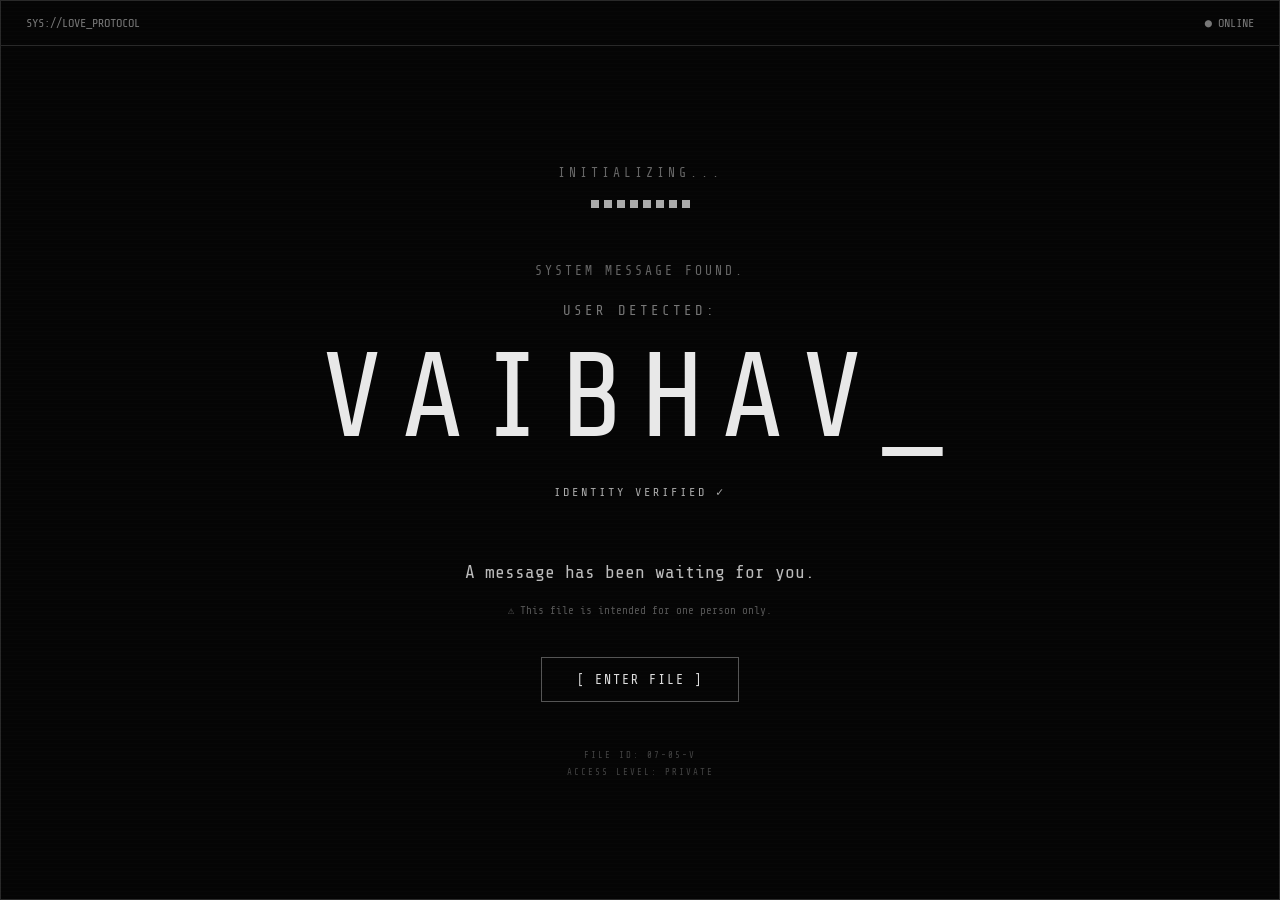
<file: index.html>
<!DOCTYPE html>
<html lang="en">
<head>
    <meta charset="UTF-8">
    <meta name="viewport" content="width=device-width, initial-scale=1.0">
    <title>ACCESS GRANTED</title>

    <link rel="stylesheet" href="style.css">

    <style>
        /* PASSWORD SECTION */

        .password-section {
            margin-top: 25px;
            display: none;
        }

        .password-label {
            font-size: 12px;
            letter-spacing: 2px;
            margin-bottom: 12px;
        }

        .password-input {
            width: 80%;
            padding: 12px;
            background: transparent;
            border: 1px solid #777;
            color: white;
            font-family: inherit;
            text-align: center;
            outline: none;
        }

        .password-input:focus {
            border-color: white;
        }

        .password-input::placeholder {
            color: #777;
        }

        .password-btn {
            margin-top: 12px;
            padding: 11px 20px;
            background: transparent;
            border: 1px solid #aaa;
            color: white;
            font-family: inherit;
            cursor: pointer;
            transition: 0.3s;
        }

        .password-btn:hover {
            background: white;
            color: black;
        }

        .hint {
            margin-top: 15px;
            font-size: 11px;
            color: #888;
        }

        .error {
            margin-top: 10px;
            font-size: 11px;
            color: #ff7fae;
            min-height: 15px;
        }

        .hidden-clue {
            cursor: default;
        }
    </style>
</head>

<body>

    <div class="scanlines"></div>

    <main class="terminal">

        <div class="top-bar">
            <span>SYS://LOVE_PROTOCOL</span>
            <span>● ONLINE</span>
        </div>

        <div class="content">

            <p class="small">INITIALIZING...</p>

            <div class="loading">
                <span></span>
                <span></span>
                <span></span>
                <span></span>
                <span></span>
                <span></span>
                <span></span>
                <span></span>
            </div>

            <p class="system-text">
                SYSTEM MESSAGE FOUND.
            </p>

            <div class="identity">
                <p>USER DETECTED:</p>

                <h1>
                    VAIBHAV<span class="cursor">_</span>
                </h1>

                <p class="verified">
                    IDENTITY VERIFIED ✓
                </p>
            </div>

            <div class="message">

                <p>
                    A message has been waiting for you.
                </p>

                <p class="warning">
                    ⚠ This file is intended for one person only.
                </p>

            </div>


            <!-- PASSWORD SECTION -->

            <div class="password-section" id="passwordSection">

                <p class="password-label">
                    ENTER PASSWORD TO OPEN THE MESSAGE
                </p>

                <input
                    type="password"
                    id="password"
                    class="password-input"
                    placeholder="Enter password..."
                    autocomplete="off"
                >

                <br>

                <button
                    class="password-btn"
                    onclick="checkPassword()">
                    [ OPEN MESSAGE ]
                </button>

                <p class="hint">
                    HINT: in the first page 👀
                </p>

                <p class="error" id="error"></p>

            </div>


            <!-- ORIGINAL BUTTON -->

            <button id="enterButton" onclick="showPassword()">
                [ ENTER FILE ]
            </button>


            <p class="bottom-text">
                FILE ID: 07-05-V<br>
                ACCESS LEVEL: PRIVATE
            </p>

        </div>

    </main>


    <script>

        /* First button reveals password */

        function showPassword() {

            document.getElementById("enterButton").style.display = "none";

            document.getElementById("passwordSection").style.display = "block";

        }


        /* Password */

        function checkPassword() {

            const password =
                document.getElementById("password").value
                .trim()
                .toLowerCase();

            const error =
                document.getElementById("error");


            /*
                PASSWORD:

                VAIBHAV

                You can change this later.
            */

            if (password === "november18") {

                error.innerText = "ACCESS GRANTED ✓";

                setTimeout(function() {

                    window.location.href = "page2.html";

                }, 700);

            } else {

                error.innerText =
                    "ACCESS DENIED... TRY AGAIN 👀";

                document.getElementById("password").value = "";

            }

        }


        /* Press ENTER */

        document.getElementById("password")
            .addEventListener("keydown", function(event) {

                if (event.key === "Enter") {

                    checkPassword();

                }

            });

    </script>

</body>
</html>
</file>
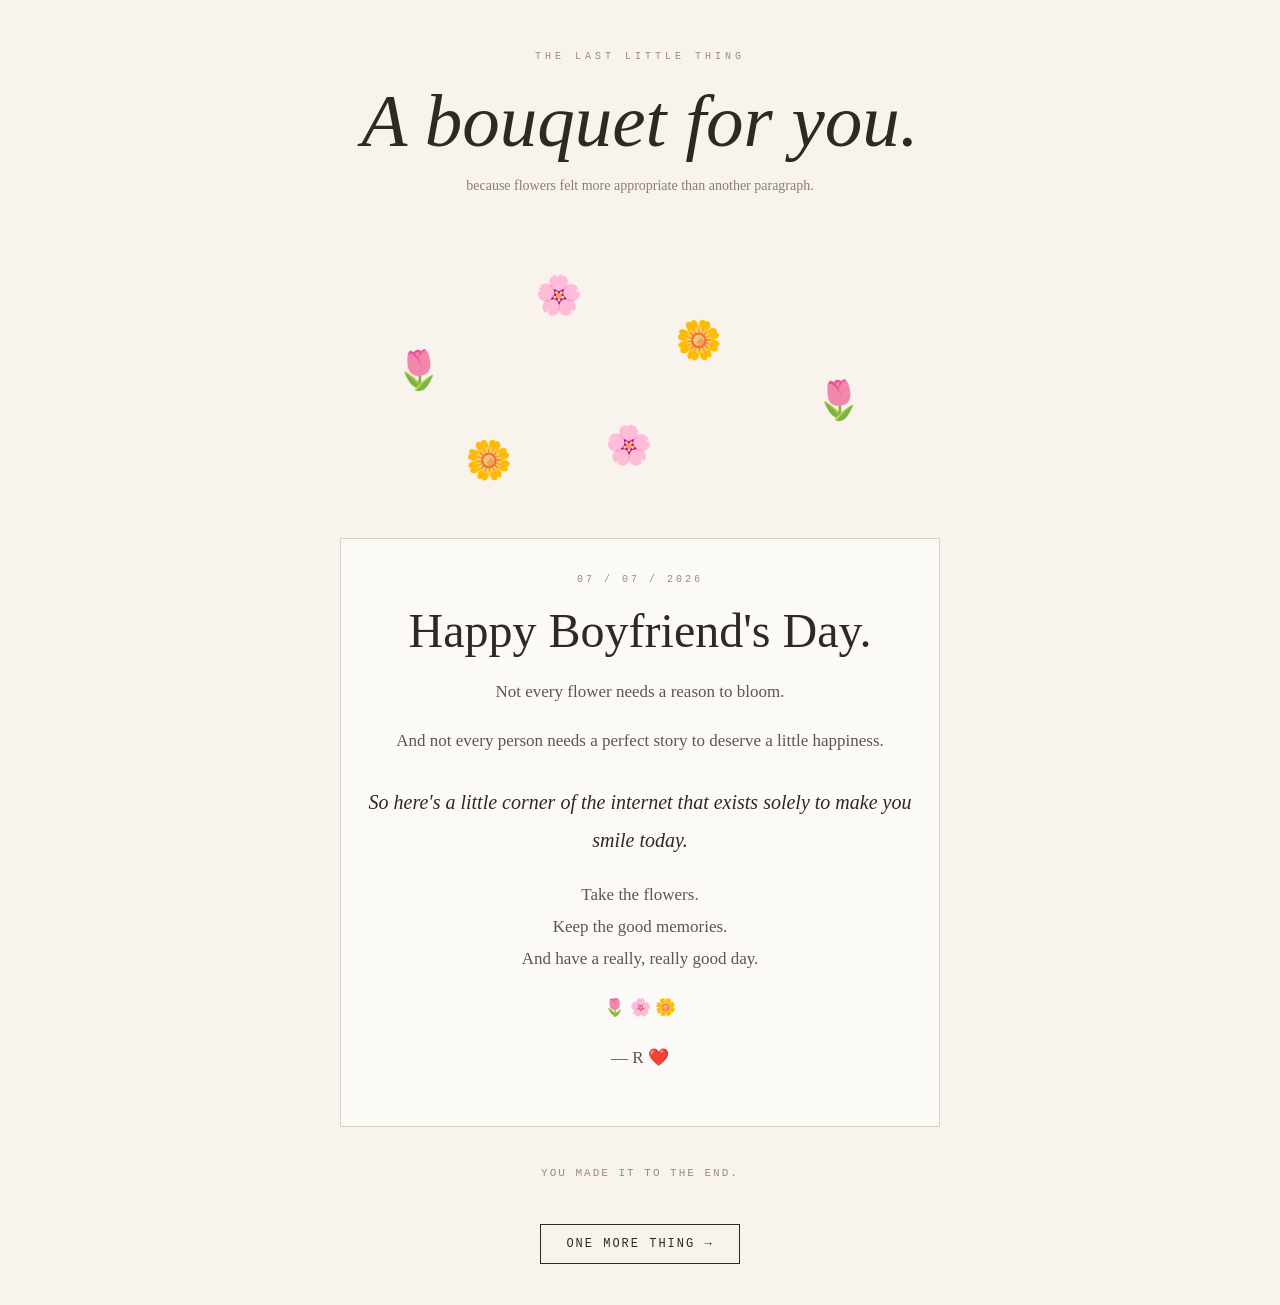
<file: page10.html>
<!DOCTYPE html>
<html lang="en">

<head>
<meta charset="UTF-8">
<meta name="viewport" content="width=device-width, initial-scale=1.0">

<title>A Bouquet For You</title>

<style>

* {
    box-sizing: border-box;
}

body {
    margin: 0;
    min-height: 100vh;
    background: #f8f3ed;
    color: #302823;
    font-family: Georgia, serif;
    overflow-x: hidden;
}

/* HEADER */

.header {
    text-align: center;
    padding: 45px 20px 10px;
}

.header small {
    font-family: monospace;
    letter-spacing: 4px;
    color: #9a8c82;
    font-size: 10px;
}

.header h1 {
    font-size: clamp(42px, 10vw, 75px);
    font-weight: normal;
    font-style: italic;
    margin: 15px 0 5px;
}

.header p {
    color: #8c7d73;
    font-size: 14px;
}

/* FLOWER AREA */

.garden {
    position: relative;
    height: 300px;
    max-width: 700px;
    margin: 10px auto;
}

/* FLOWERS */

.flower {
    position: absolute;
    font-size: 38px;
    animation: float 4s ease-in-out infinite;
    cursor: pointer;
    transition: .3s;
}

.flower:hover {
    transform: scale(1.35);
}

.flower1 {
    left: 15%;
    top: 40%;
}

.flower2 {
    left: 35%;
    top: 15%;
    animation-delay: .5s;
}

.flower3 {
    left: 55%;
    top: 30%;
    animation-delay: 1s;
}

.flower4 {
    left: 75%;
    top: 50%;
    animation-delay: 1.5s;
}

.flower5 {
    left: 45%;
    top: 65%;
    animation-delay: 2s;
}

.flower6 {
    left: 25%;
    top: 70%;
    animation-delay: 2.5s;
}

@keyframes float {

    0%,100% {
        transform: translateY(0);
    }

    50% {
        transform: translateY(-12px);
    }

}

/* MAIN CARD */

.card {
    max-width: 600px;
    margin: 0 auto 40px;
    padding: 35px 25px;
    text-align: center;
    background: rgba(255,255,255,.6);
    border: 1px solid #ddd0c7;
}

.card .tiny {
    font-family: monospace;
    font-size: 10px;
    letter-spacing: 3px;
    color: #9b8b80;
}

.card h2 {
    font-size: clamp(30px, 7vw, 48px);
    font-weight: normal;
    margin: 18px 0;
}

.card p {
    font-size: 17px;
    line-height: 1.9;
    color: #61544c;
}

.big-message {
    font-style: italic;
    font-size: 20px !important;
    color: #302823 !important;
    margin-top: 25px;
}

/* FLOWER MESSAGE */

.flower-message {
    display: none;
    position: fixed;
    inset: 0;
    background: rgba(30,25,22,.75);
    z-index: 10;
    align-items: center;
    justify-content: center;
    padding: 25px;
}

.flower-box {
    background: #faf7f2;
    padding: 35px;
    max-width: 400px;
    text-align: center;
    border: 1px solid #d8cbc1;
}

.flower-box p {
    line-height: 1.8;
}

.close {
    margin-top: 15px;
    background: #302823;
    color: white;
    border: none;
    padding: 10px 22px;
}

/* FINAL */

.final-line {
    text-align: center;
    font-family: monospace;
    color: #9a8c82;
    font-size: 11px;
    letter-spacing: 2px;
    padding-bottom: 35px;
}

</style>

</head>


<body>


<div class="header">

    <small>THE LAST LITTLE THING</small>

    <h1>A bouquet for you.</h1>

    <p>
        because flowers felt more appropriate than another paragraph.
    </p>

</div>


<div class="garden">

    <div class="flower flower1"
         onclick="showFlower(0)">
        🌷
    </div>

    <div class="flower flower2"
         onclick="showFlower(1)">
        🌸
    </div>

    <div class="flower flower3"
         onclick="showFlower(2)">
        🌼
    </div>

    <div class="flower flower4"
         onclick="showFlower(3)">
        🌷
    </div>

    <div class="flower flower5"
         onclick="showFlower(4)">
        🌸
    </div>

    <div class="flower flower6"
         onclick="showFlower(5)">
        🌼
    </div>

</div>


<div class="card">

    <div class="tiny">
        07 / 07 / 2026
    </div>

    <h2>Happy Boyfriend's Day.</h2>

    <p>
        Not every flower needs a reason to bloom.
    </p>

    <p>
        And not every person needs a perfect story
        to deserve a little happiness.
    </p>

    <p class="big-message">
        So here's a little corner of the internet
        that exists solely to make you smile today.
    </p>

    <p>
        Take the flowers.<br>
        Keep the good memories.<br>
        And have a really, really good day.
    </p>

    <p>
        🌷 🌸 🌼
    </p>

    <p>
        — R ❤️
    </p>

</div>


<div class="final-line">

    YOU MADE IT TO THE END.

</div>
<div style="text-align:center; padding:10px 20px 40px;">
    <a href="page11.html"
       style="
       display:inline-block;
       color:#302823;
       text-decoration:none;
       border:1px solid #302823;
       padding:12px 25px;
       font-family:monospace;
       font-size:12px;
       letter-spacing:2px;">
        ONE MORE THING →
    </a>
</div>

<!-- POPUP -->

<div class="flower-message" id="flowerMessage">

    <div class="flower-box">

        <p id="flowerText"></p>

        <button class="close" onclick="closeFlower()">
            keep the flower
        </button>

    </div>

</div>


<script>

const flowerMessages = [

    "A flower for every time you made me smile.",

    "A flower for all the little memories I still treasure.",

    "A flower because you deserve something pretty today.",

    "A flower for the stupid jokes and random conversations.",

    "A flower for the moments that meant more than they probably seemed.",

    "And one last flower simply because... it's Boyfriend's Day. 🌷"

];


function showFlower(index) {

    document.getElementById("flowerText").innerText =
        flowerMessages[index];

    document.getElementById("flowerMessage").style.display =
        "flex";

}


function closeFlower() {

    document.getElementById("flowerMessage").style.display =
        "none";

}

</script>


</body>

</html>
</file>
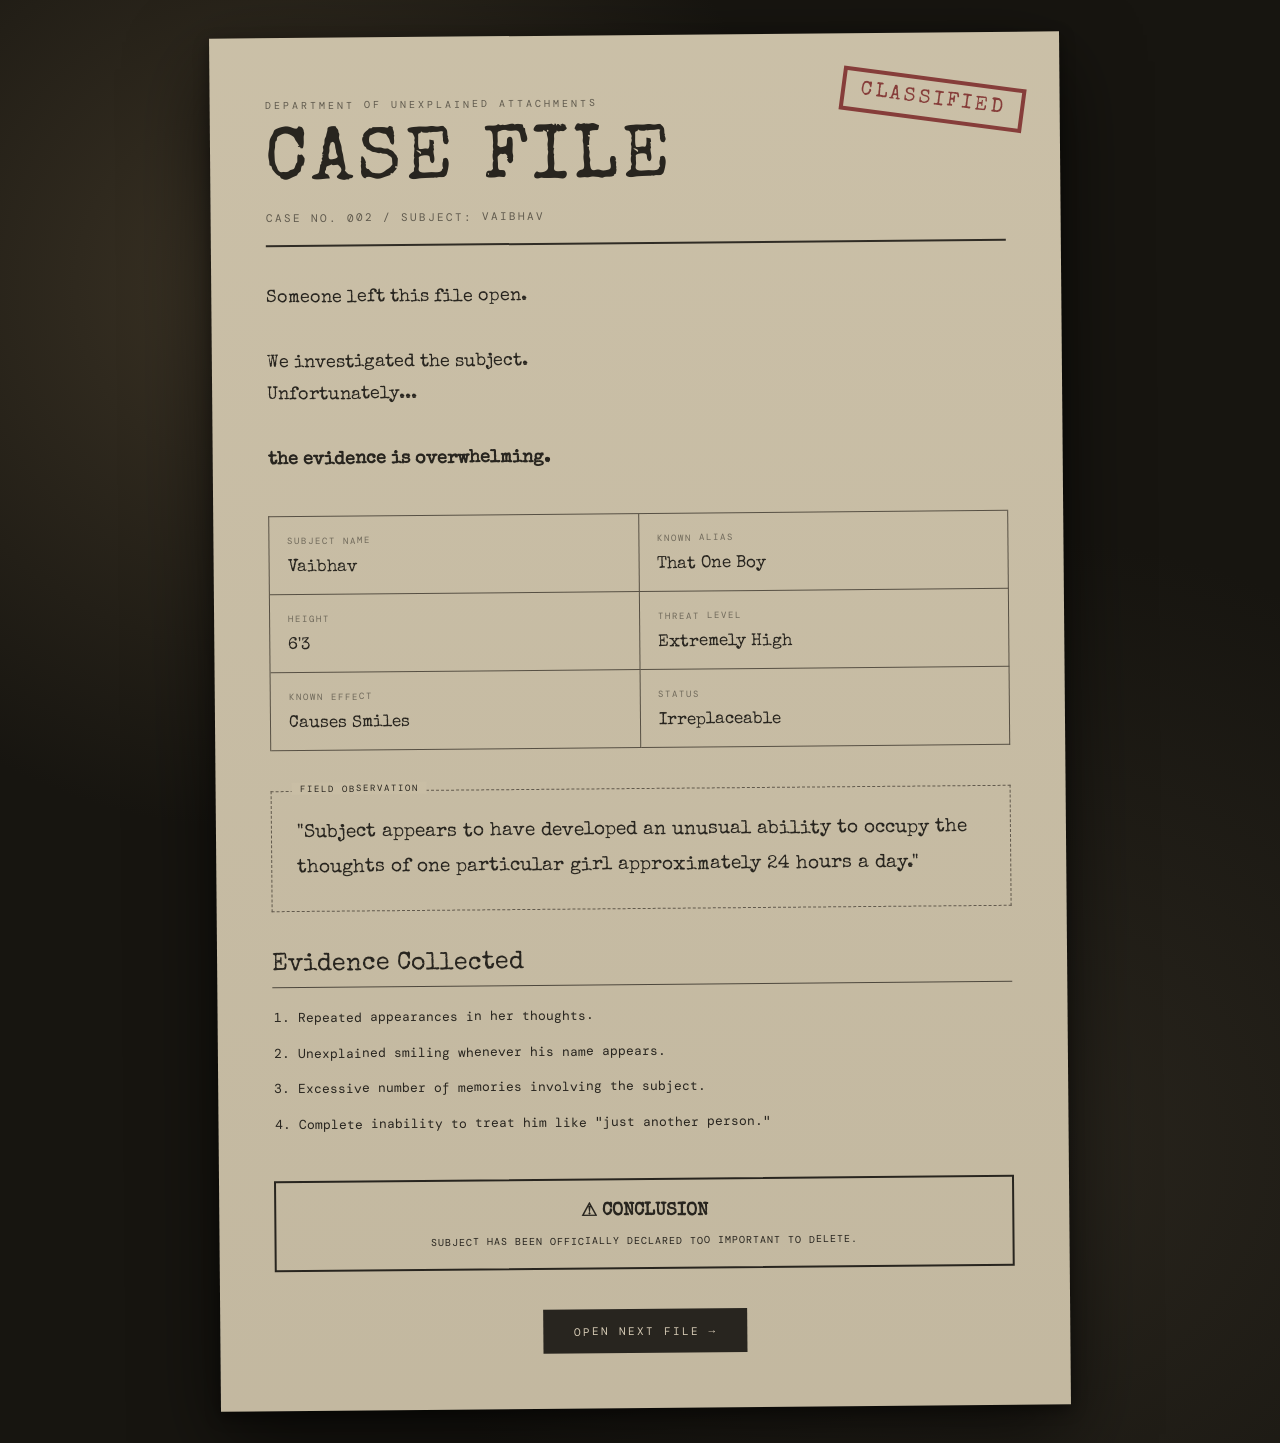
<file: page2.html>
<!DOCTYPE html>
<html lang="en">
<head>
    <meta charset="UTF-8">
    <meta name="viewport" content="width=device-width, initial-scale=1.0">

    <title>CLASSIFIED — VAIBHAV</title>

    <style>
        @import url('https://fonts.googleapis.com/css2?family=Special+Elite&family=DM+Mono:wght@300;400;500&display=swap');

        * {
            margin: 0;
            padding: 0;
            box-sizing: border-box;
        }

        body {
            min-height: 100vh;
            background:
                radial-gradient(circle at 20% 20%, #3b3325 0%, transparent 35%),
                radial-gradient(circle at 80% 80%, #29251d 0%, transparent 40%),
                #171510;

            color: #d6cbb5;
            font-family: 'DM Mono', monospace;

            display: flex;
            justify-content: center;
            align-items: center;

            padding: 35px 15px;

            overflow-x: hidden;
        }

        /* PAPER */

        .file {
            position: relative;

            width: min(850px, 95vw);

            min-height: 900px;

            background:
                linear-gradient(
                    rgba(255,255,255,0.025),
                    rgba(0,0,0,0.03)
                ),
                #c9bea5;

            color: #28251f;

            padding: 55px;

            box-shadow:
                0 30px 80px rgba(0,0,0,.6),
                0 5px 15px rgba(0,0,0,.4);

            transform: rotate(-0.5deg);

            animation: appear 1.2s ease;
        }

        @keyframes appear {
            from {
                opacity: 0;
                transform: translateY(30px) rotate(-2deg);
            }

            to {
                opacity: 1;
                transform: translateY(0) rotate(-0.5deg);
            }
        }

        /* RED CLASSIFIED STAMP */

        .classified {
            position: absolute;

            top: 45px;
            right: 35px;

            border: 4px solid #7b2727;

            color: #7b2727;

            padding: 8px 15px;

            font-family: 'Special Elite', cursive;

            font-size: 20px;

            letter-spacing: 3px;

            transform: rotate(8deg);

            opacity: .85;
        }

        /* HEADER */

        .top {
            border-bottom: 2px solid #302c25;

            padding-bottom: 20px;

            margin-bottom: 35px;
        }

        .top small {
            font-size: 10px;

            letter-spacing: 3px;

            opacity: .65;
        }

        .top h1 {
            font-family: 'Special Elite', cursive;

            font-size: clamp(45px, 8vw, 75px);

            font-weight: normal;

            margin-top: 12px;

            letter-spacing: 4px;
        }

        .case-number {
            margin-top: 10px;

            font-size: 11px;

            letter-spacing: 2px;

            opacity: .65;
        }

        /* FILE INTRO */

        .intro {
            font-family: 'Special Elite', cursive;

            font-size: 18px;

            line-height: 1.8;

            max-width: 650px;

            margin-bottom: 40px;
        }

        /* INFORMATION GRID */

        .information {
            display: grid;

            grid-template-columns: 1fr 1fr;

            border-top: 1px solid #575044;
            border-left: 1px solid #575044;

            margin-bottom: 40px;
        }

        .field {
            padding: 18px;

            border-right: 1px solid #575044;
            border-bottom: 1px solid #575044;
        }

        .field label {
            display: block;

            font-size: 9px;

            letter-spacing: 2px;

            opacity: .55;

            margin-bottom: 8px;
        }

        .field strong {
            font-family: 'Special Elite', cursive;

            font-size: 17px;

            font-weight: normal;
        }

        /* OBSERVATION */

        .observation {
            border: 1px dashed #625a4d;

            padding: 25px;

            margin-bottom: 40px;

            position: relative;
        }

        .observation::before {
            content: "FIELD OBSERVATION";

            position: absolute;

            top: -9px;
            left: 20px;

            background: #c9bea5;

            padding: 0 8px;

            font-size: 9px;

            letter-spacing: 2px;
        }

        .observation p {
            font-family: 'Special Elite', cursive;

            font-size: 19px;

            line-height: 1.8;
        }

        /* EVIDENCE */

        .evidence {
            margin-bottom: 45px;
        }

        .evidence h2 {
            font-family: 'Special Elite', cursive;

            font-size: 25px;

            font-weight: normal;

            border-bottom: 1px solid #4d473d;

            padding-bottom: 10px;

            margin-bottom: 20px;
        }

        .evidence ol {
            padding-left: 25px;
        }

        .evidence li {
            margin-bottom: 15px;

            font-size: 13px;

            line-height: 1.6;
        }

        /* WARNING */

        .warning {
            text-align: center;

            border: 2px solid #28251f;

            padding: 18px;

            margin-top: 35px;
        }

        .warning strong {
            display: block;

            font-family: 'Special Elite', cursive;

            font-size: 18px;

            margin-bottom: 8px;
        }

        .warning span {
            font-size: 10px;

            letter-spacing: 1px;
        }

        /* BUTTON */

        .next-area {
            text-align: center;

            margin-top: 40px;
        }

        button {
            background: #28251f;

            color: #d6cbb5;

            border: none;

            padding: 15px 30px;

            font-family: 'DM Mono', monospace;

            font-size: 11px;

            letter-spacing: 2px;

            cursor: pointer;

            transition: .3s;
        }

        button:hover {
            transform: translateY(-3px);

            box-shadow: 0 8px 20px rgba(0,0,0,.3);
        }

        /* MOBILE */

        @media (max-width: 600px) {

            .file {
                padding: 30px 22px;

                min-height: auto;
            }

            .classified {
                position: relative;

                top: auto;
                right: auto;

                display: inline-block;

                margin-bottom: 30px;
            }

            .information {
                grid-template-columns: 1fr;
            }

            .top h1 {
                font-size: 45px;
            }

        }

    </style>
</head>

<body>

    <main class="file">

        <div class="classified">
            CLASSIFIED
        </div>

        <header class="top">

            <small>
                DEPARTMENT OF UNEXPLAINED ATTACHMENTS
            </small>

            <h1>CASE FILE</h1>

            <p class="case-number">
                CASE NO. 002 / SUBJECT: VAIBHAV
            </p>

        </header>


        <section class="intro">

            Someone left this file open.

            <br><br>

            We investigated the subject.

            <br>

            Unfortunately...

            <br><br>

            <strong>
                the evidence is overwhelming.
            </strong>

        </section>


        <section class="information">

            <div class="field">
                <label>SUBJECT NAME</label>
                <strong>Vaibhav</strong>
            </div>

            <div class="field">
                <label>KNOWN ALIAS</label>
                <strong>That One Boy</strong>
            </div>

            <div class="field">
                <label>HEIGHT</label>
                <strong>6'3</strong>
            </div>

            <div class="field">
                <label>THREAT LEVEL</label>
                <strong>Extremely High</strong>
            </div>

            <div class="field">
                <label>KNOWN EFFECT</label>
                <strong>Causes Smiles</strong>
            </div>

            <div class="field">
                <label>STATUS</label>
                <strong>Irreplaceable</strong>
            </div>

        </section>


        <section class="observation">

            <p>
                "Subject appears to have developed
                an unusual ability to occupy the
                thoughts of one particular girl
                approximately 24 hours a day."
            </p>

        </section>


        <section class="evidence">

            <h2>Evidence Collected</h2>

            <ol>

                <li>
                    Repeated appearances in her thoughts.
                </li>

                <li>
                    Unexplained smiling whenever his name appears.
                </li>

                <li>
                    Excessive number of memories involving the subject.
                </li>

                <li>
                    Complete inability to treat him
                    like "just another person."
                </li>

            </ol>

        </section>


        <section class="warning">

            <strong>
                ⚠ CONCLUSION
            </strong>

            <span>
                SUBJECT HAS BEEN OFFICIALLY DECLARED
                TOO IMPORTANT TO DELETE.
            </span>

        </section>


        <div class="next-area">

            <button onclick="nextPage()">
                OPEN NEXT FILE →
            </button>

        </div>

    </main>


    <script>

        function nextPage() {

            document.body.style.transition =
                "opacity 0.7s ease";

            document.body.style.opacity = "0";

            setTimeout(() => {

                window.location.href =
                    "page3.html";

            }, 700);

        }

    </script>

</body>
</html>
</file>
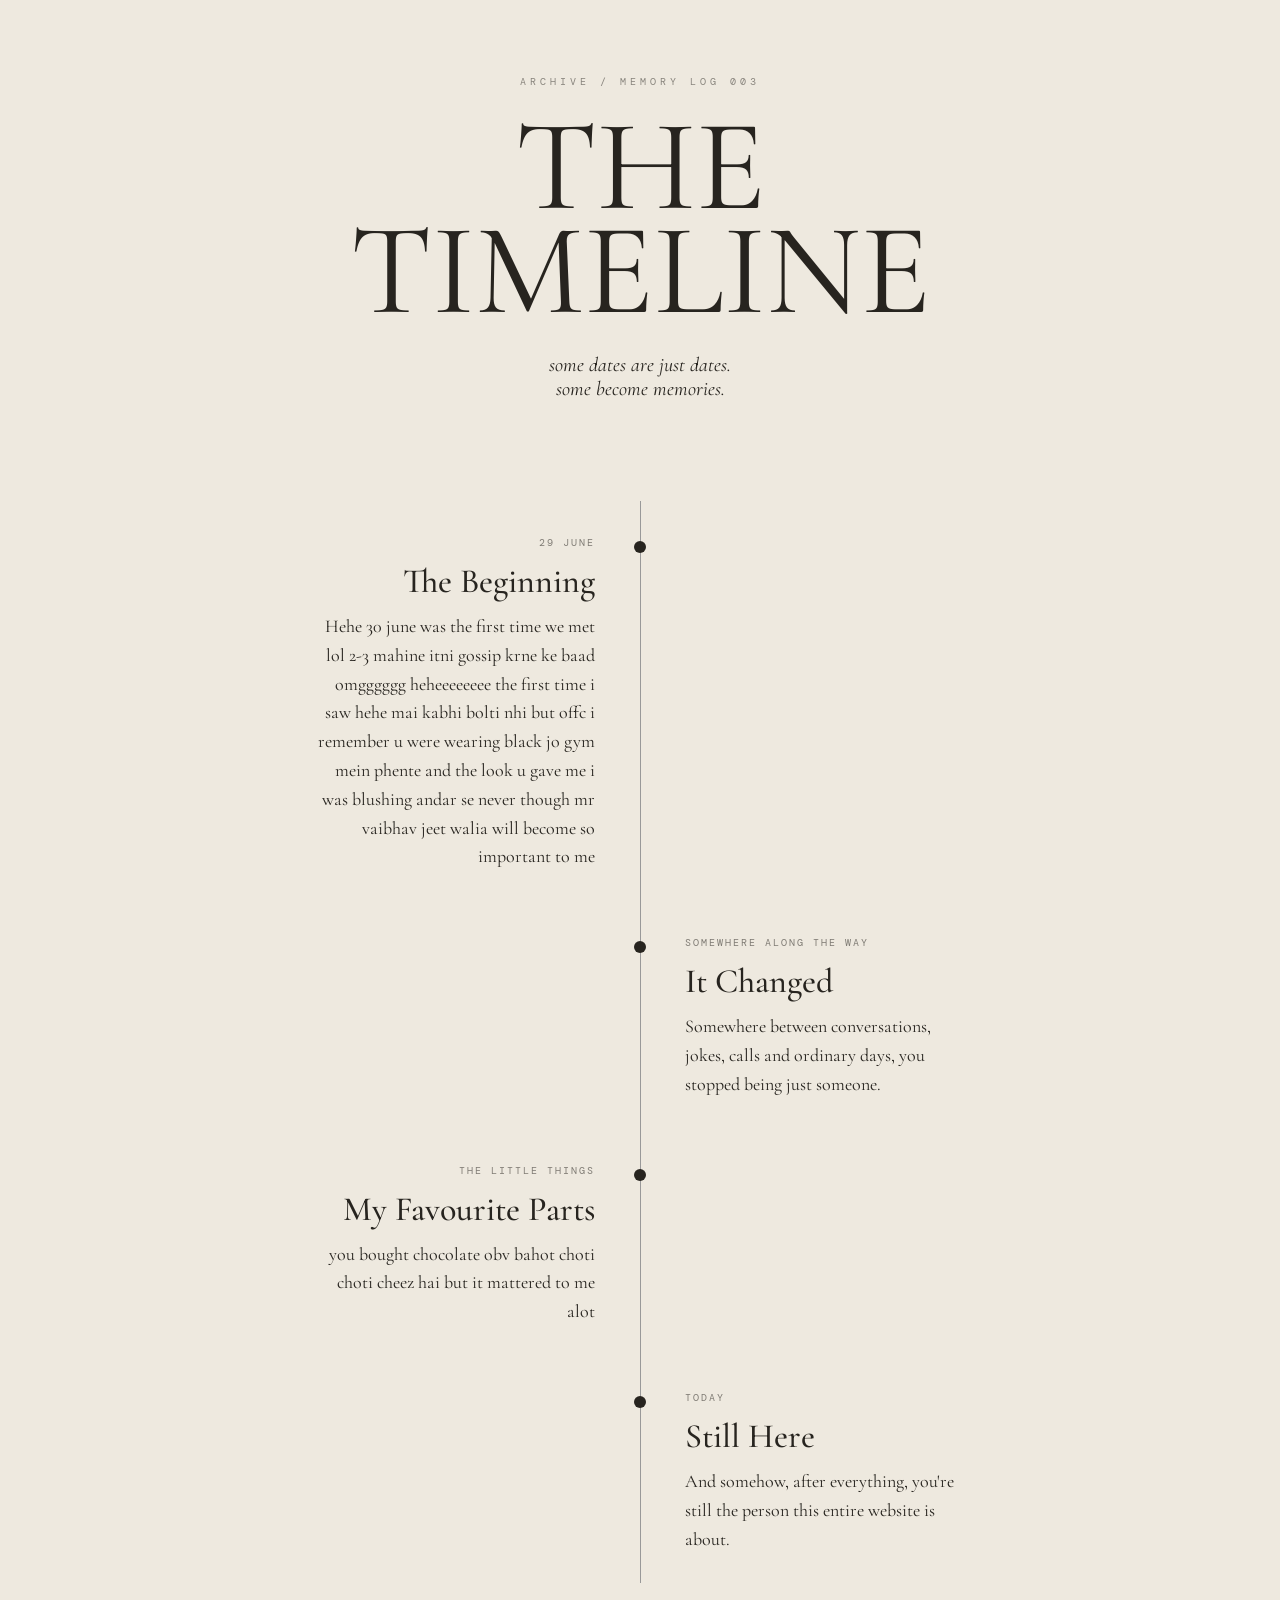
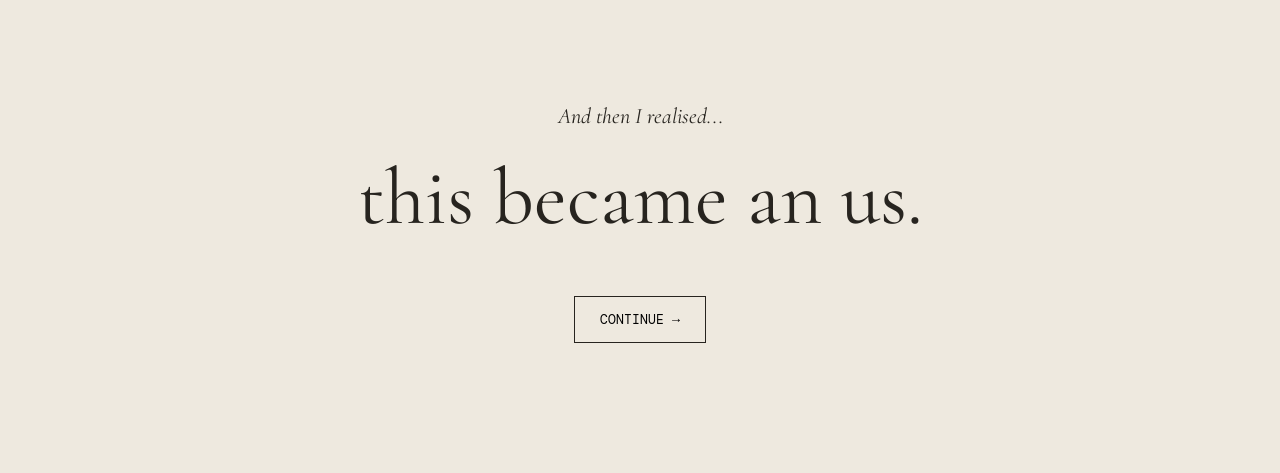
<file: page3.html>
<!DOCTYPE html>
<html lang="en">
<head>
<meta charset="UTF-8">
<meta name="viewport" content="width=device-width, initial-scale=1.0">

<title>THE TIMELINE</title>

<style>
@import url('https://fonts.googleapis.com/css2?family=Cormorant+Garamond:wght@400;500;600&family=DM+Mono&display=swap');

* {
    margin: 0;
    padding: 0;
    box-sizing: border-box;
}

body {
    background: #eee9df;
    color: #27241f;
    font-family: 'Cormorant Garamond', serif;
    min-height: 100vh;
}

.page {
    width: min(1000px, 92%);
    margin: auto;
    padding: 70px 20px;
}

.heading {
    text-align: center;
    margin-bottom: 100px;
}

.heading small {
    font-family: 'DM Mono', monospace;
    font-size: 10px;
    letter-spacing: 4px;
    opacity: .5;
}

.heading h1 {
    font-size: clamp(60px, 12vw, 130px);
    font-weight: 400;
    line-height: .8;
    margin-top: 25px;
}

.heading p {
    margin-top: 30px;
    font-size: 20px;
    font-style: italic;
}

/* TIMELINE */

.timeline {
    position: relative;
    max-width: 750px;
    margin: auto;
}

.timeline::before {
    content: "";
    position: absolute;
    left: 50%;
    top: 0;
    bottom: 0;
    width: 1px;
    background: #999;
}

.event {
    position: relative;
    width: 50%;
    padding: 30px 45px;
}

.event:nth-child(odd) {
    text-align: right;
    left: 0;
}

.event:nth-child(even) {
    left: 50%;
}

.dot {
    position: absolute;
    width: 12px;
    height: 12px;
    background: #27241f;
    border-radius: 50%;
    top: 40px;
}

.event:nth-child(odd) .dot {
    right: -6px;
}

.event:nth-child(even) .dot {
    left: -6px;
}

.date {
    font-family: 'DM Mono', monospace;
    font-size: 10px;
    letter-spacing: 2px;
    opacity: .55;
}

.event h2 {
    font-size: 34px;
    font-weight: 500;
    margin: 10px 0;
}

.event p {
    font-size: 18px;
    line-height: 1.6;
}

.final {
    text-align: center;
    margin: 120px auto 60px;
}

.final p {
    font-size: 22px;
    font-style: italic;
}

.final h2 {
    font-size: clamp(45px, 8vw, 80px);
    font-weight: 400;
    margin-top: 20px;
}

button {
    margin-top: 50px;
    background: transparent;
    border: 1px solid #27241f;
    padding: 14px 25px;
    font-family: 'DM Mono', monospace;
    cursor: pointer;
    transition: .3s;
}

button:hover {
    background: #27241f;
    color: #eee9df;
}

@media(max-width:650px) {

    .timeline::before {
        left: 10px;
    }

    .event,
    .event:nth-child(even),
    .event:nth-child(odd) {
        width: 100%;
        left: 0;
        text-align: left;
        padding-left: 45px;
    }

    .event .dot,
    .event:nth-child(odd) .dot,
    .event:nth-child(even) .dot {
        left: 4px;
        right: auto;
    }
}
</style>
</head>

<body>

<div class="page">

    <header class="heading">

        <small>ARCHIVE / MEMORY LOG 003</small>

        <h1>THE<br>TIMELINE</h1>

        <p>
            some dates are just dates.<br>
            some become memories.
        </p>

    </header>


    <section class="timeline">

        <div class="event">

            <span class="dot"></span>

            <span class="date">29 JUNE</span>

            <h2>The Beginning</h2>

            <p>
                Hehe 30 june was the first time we met lol 2-3 mahine itni gossip krne ke baad omgggggg heheeeeeeee the first time i saw  hehe mai kabhi bolti nhi but offc i remember u were wearing black jo gym mein phente and the look u gave me i was blushing andar se never though mr vaibhav jeet walia will become so important to me
            </p>

        </div>


        <div class="event">

            <span class="dot"></span>

            <span class="date">SOMEWHERE ALONG THE WAY</span>

            <h2>It Changed</h2>

            <p>
                Somewhere between
                conversations, jokes,
                calls and ordinary days,
                you stopped being
                just someone.
            </p>

        </div>


        <div class="event">

            <span class="dot"></span>

            <span class="date">THE LITTLE THINGS</span>

            <h2>My Favourite Parts</h2>

            <p>
                you bought chocolate obv bahot choti choti cheez hai but it mattered to me alot
            </p>

        </div>


        <div class="event">

            <span class="dot"></span>

            <span class="date">TODAY</span>

            <h2>Still Here</h2>

            <p>
                And somehow,
                after everything,
                you're still the person
                this entire website is about.
            </p>

        </div>

    </section>


    <section class="final">

        <p>And then I realised...</p>

        <h2>this became an us.</h2>

        <button onclick="location.href='page4.html'">
            CONTINUE →
        </button>

    </section>

</div>

</body>
</html>
</file>
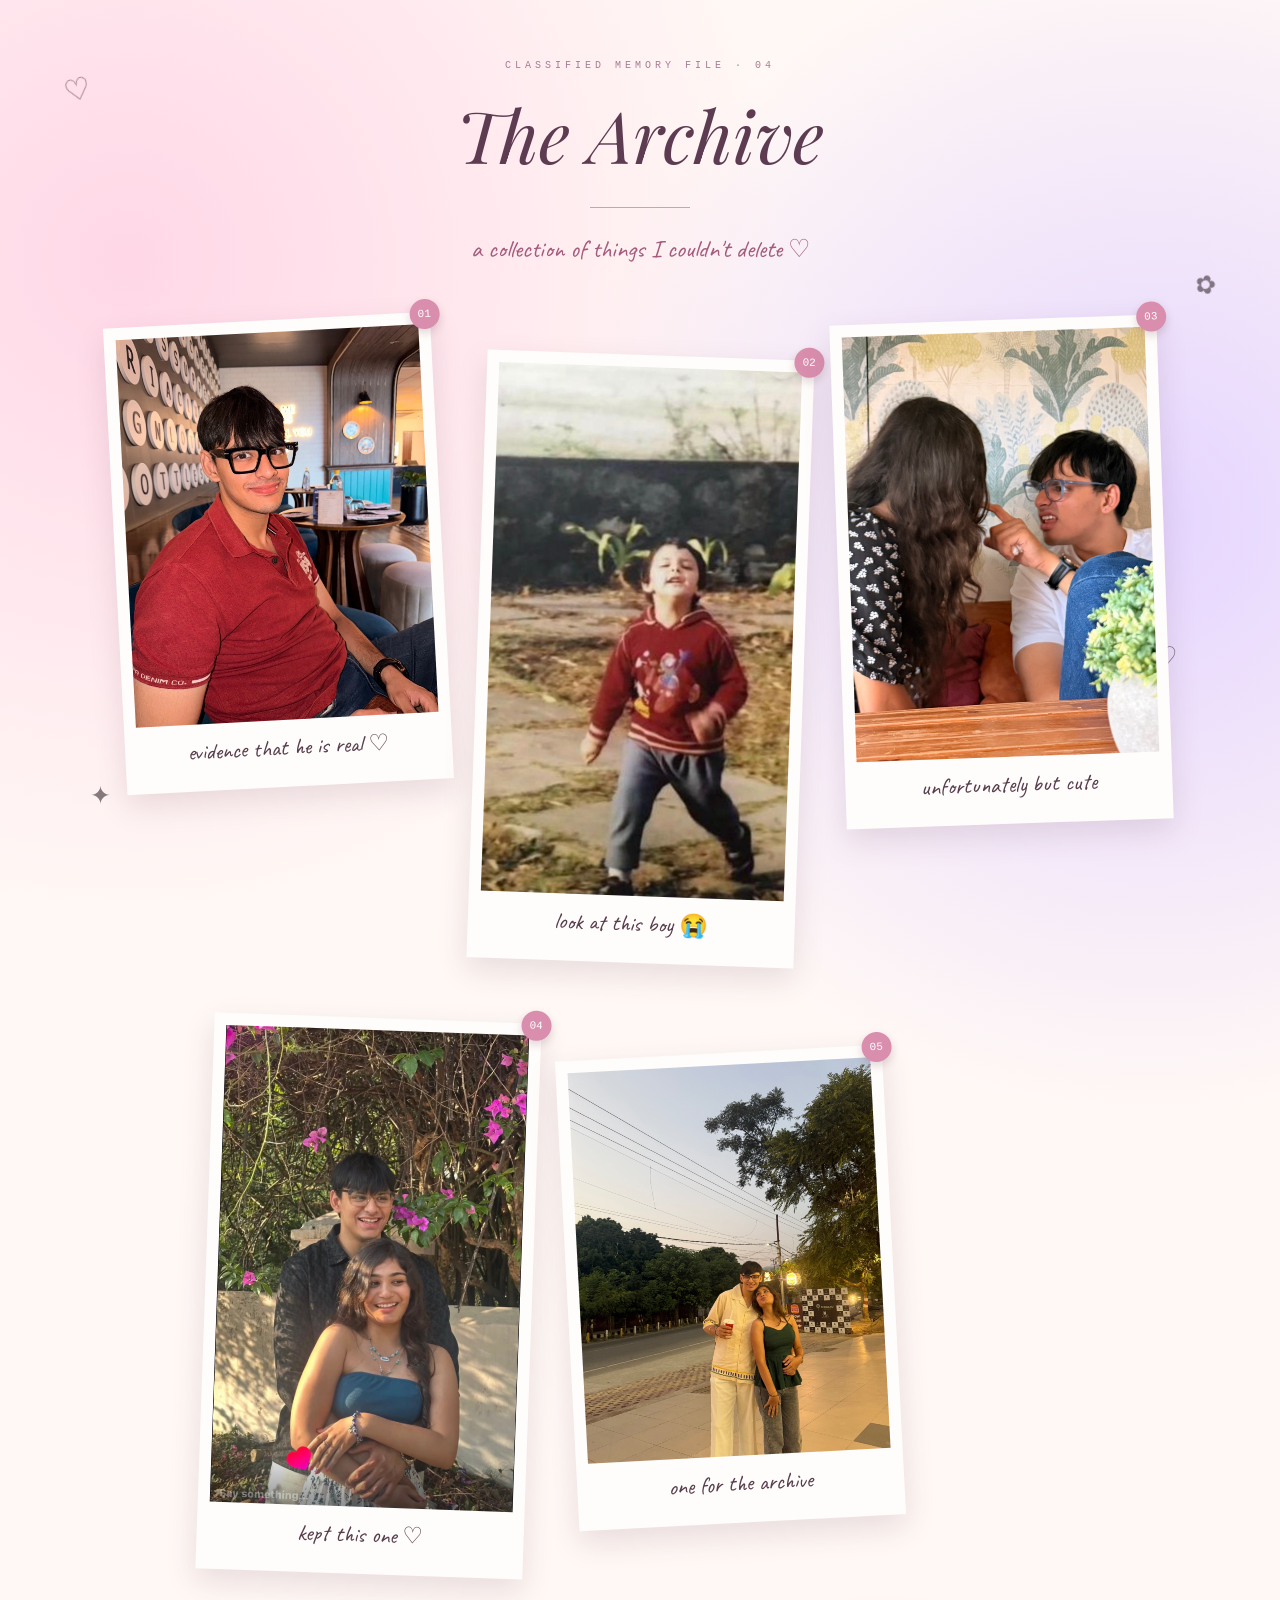
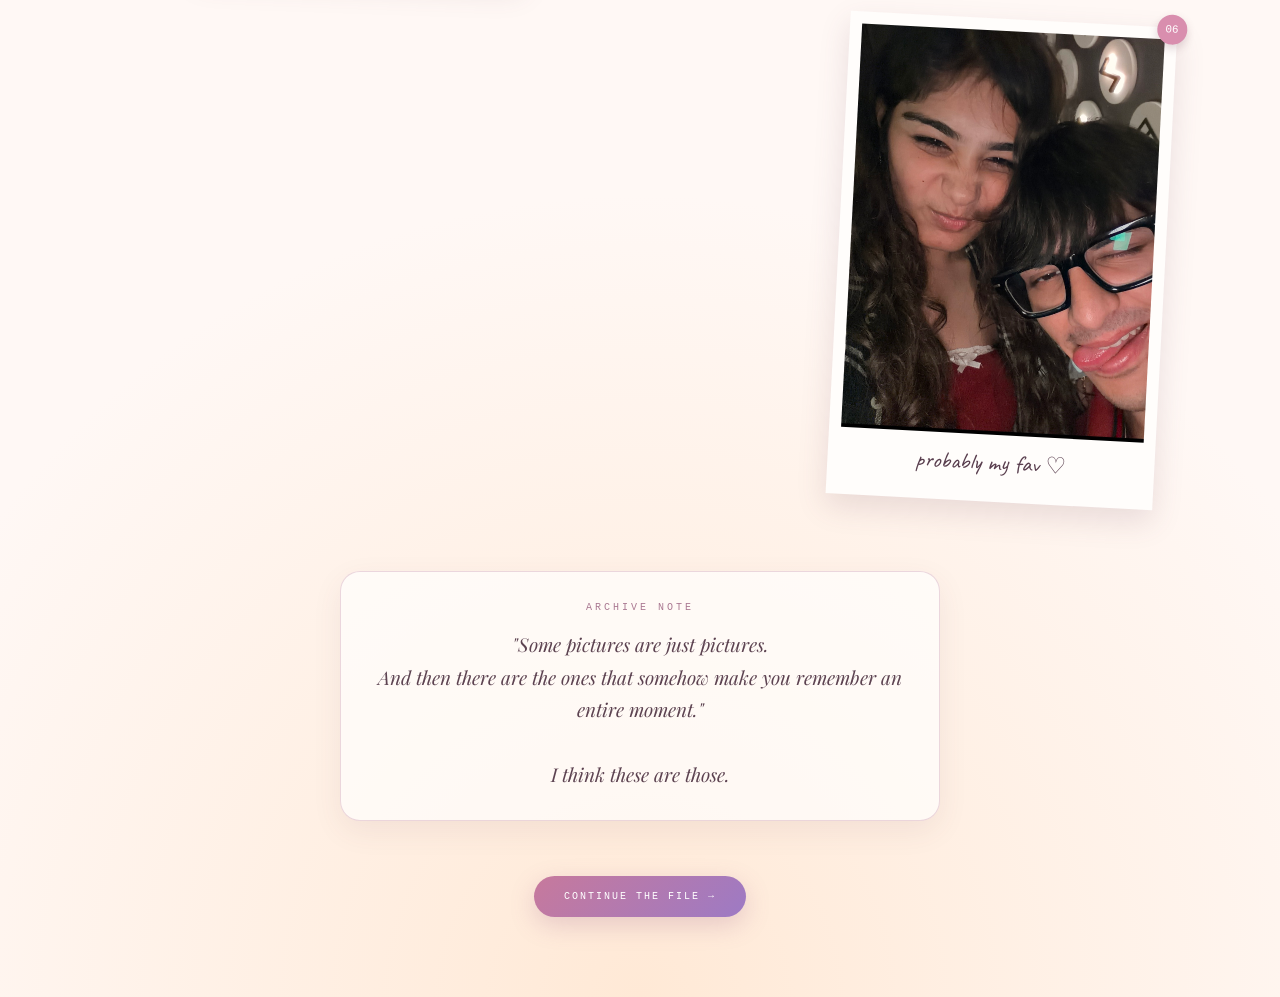
<file: page4.html>
<!DOCTYPE html>
<html lang="en">

<head>

<meta charset="UTF-8">
<meta name="viewport" content="width=device-width, initial-scale=1.0">

<title>The Archive ♡</title>

<style>

@import url('https://fonts.googleapis.com/css2?family=Caveat:wght@400;500;600&family=Playfair+Display:ital,wght@0,400;1,400;1,500&display=swap');

* {
    margin: 0;
    padding: 0;
    box-sizing: border-box;
}

body {

    min-height: 100vh;

    background:
        radial-gradient(circle at 10% 10%, #ffd7e7 0%, transparent 25%),
        radial-gradient(circle at 90% 20%, #e5d5ff 0%, transparent 25%),
        radial-gradient(circle at 50% 100%, #ffe9d6 0%, transparent 30%),
        #fff8f5;

    color: #382a32;

    overflow-x: hidden;

}

/* FLOATING DECORATIONS */

.decor {
    position: fixed;
    pointer-events: none;
    z-index: 0;
    opacity: .6;
}

.d1 {
    top: 8%;
    left: 5%;
    font-size: 30px;
    transform: rotate(-15deg);
}

.d2 {
    top: 30%;
    right: 5%;
    font-size: 25px;
    transform: rotate(15deg);
}

.d3 {
    bottom: 10%;
    left: 7%;
    font-size: 25px;
}

.d4 {
    bottom: 25%;
    right: 8%;
    font-size: 30px;
}

/* MAIN */

.container {

    width: 92%;
    max-width: 1050px;

    margin: auto;

    padding: 60px 0 80px;

    position: relative;

    z-index: 1;

}

/* HEADER */

.header {

    text-align: center;

    margin-bottom: 55px;

}

.small {

    font-family: monospace;

    font-size: 10px;

    letter-spacing: 4px;

    color: #a87c96;

    margin-bottom: 15px;

}

h1 {

    font-family: 'Playfair Display', serif;

    font-size: clamp(42px, 8vw, 72px);

    font-weight: 400;

    font-style: italic;

    color: #5d3c52;

}

.subtitle {

    margin-top: 15px;

    font-family: 'Caveat', cursive;

    font-size: 25px;

    color: #a45b7c;

}

.line {

    width: 100px;

    height: 1px;

    background: #d89ab5;

    margin: 25px auto;

}

/* SCRAPBOOK */

.gallery {

    display: grid;

    grid-template-columns: repeat(12, 1fr);

    gap: 35px;

    align-items: start;

}

/* POLAROIDS */

.photo-card {

    background: #fffdfb;

    padding: 12px 12px 25px;

    box-shadow:
        0 12px 30px rgba(105, 70, 85, .15);

    position: relative;

    transition: .4s ease;

}

.photo-card:hover {

    transform: rotate(0deg) scale(1.04) translateY(-8px);

    box-shadow:
        0 20px 45px rgba(105, 70, 85, .25);

    z-index: 5;

}

.photo-card img {

    width: 100%;

    height: 100%;

    object-fit: cover;

    display: block;

}

/* CARD POSITIONS */

.card1 {

    grid-column: 1 / 5;

    transform: rotate(-3deg);

}

.card2 {

    grid-column: 5 / 9;

    transform: rotate(2deg);

    margin-top: 35px;

}

.card3 {

    grid-column: 9 / 13;

    transform: rotate(-2deg);

}

.card4 {

    grid-column: 2 / 6;

    transform: rotate(2deg);

    margin-top: 20px;

}

.card5 {

    grid-column: 6 / 10;

    transform: rotate(-3deg);

    margin-top: 55px;

}

.card6 {

    grid-column: 9 / 13;

    transform: rotate(3deg);

    margin-top: 10px;

}

/* CAPTIONS */

.caption {

    text-align: center;

    margin-top: 13px;

    font-family: 'Caveat', cursive;

    font-size: 23px;

    color: #583d4d;

}

.number {

    position: absolute;

    top: -13px;

    right: -10px;

    width: 30px;

    height: 30px;

    border-radius: 50%;

    background: #d98eae;

    color: white;

    display: flex;

    justify-content: center;

    align-items: center;

    font-family: monospace;

    font-size: 11px;

    box-shadow: 0 4px 10px rgba(100,50,70,.2);

}

/* LITTLE NOTE */

.note {

    max-width: 600px;

    margin: 70px auto 0;

    padding: 30px;

    text-align: center;

    background: rgba(255,255,255,.65);

    border: 1px solid rgba(190,130,160,.3);

    border-radius: 20px;

    box-shadow: 0 10px 30px rgba(100,60,80,.08);

}

.note-title {

    font-family: monospace;

    font-size: 10px;

    letter-spacing: 3px;

    color: #aa7891;

    margin-bottom: 15px;

}

.note-text {

    font-family: 'Playfair Display', serif;

    font-style: italic;

    font-size: 19px;

    line-height: 1.7;

    color: #5d4351;

}

/* NEXT BUTTON */

.next {

    text-align: center;

    margin-top: 55px;

}

.next a {

    display: inline-block;

    padding: 15px 30px;

    border-radius: 30px;

    text-decoration: none;

    color: white;

    background: linear-gradient(
        135deg,
        #c7799c,
        #9d7ac4
    );

    font-family: monospace;

    font-size: 10px;

    letter-spacing: 2px;

    box-shadow:
        0 8px 25px rgba(160,100,140,.25);

    transition: .3s;

}

.next a:hover {

    transform: scale(1.06);

    box-shadow:
        0 12px 30px rgba(160,100,140,.4);

}

/* MOBILE */

@media(max-width:700px) {

    .container {

        width: 88%;

        padding-top: 40px;

    }

    .gallery {

        display: flex;

        flex-direction: column;

        align-items: center;

        gap: 35px;

    }

    .photo-card {

        width: 90%;

        max-width: 350px;

    }

    .card1,
    .card2,
    .card3,
    .card4,
    .card5,
    .card6 {

        margin-top: 0;

    }

    .card1 { transform: rotate(-3deg); }
    .card2 { transform: rotate(3deg); }
    .card3 { transform: rotate(-2deg); }
    .card4 { transform: rotate(2deg); }
    .card5 { transform: rotate(-3deg); }
    .card6 { transform: rotate(3deg); }

}

</style>

</head>

<body>

<!-- DECORATIONS -->

<div class="decor d1">♡</div>
<div class="decor d2">✿</div>
<div class="decor d3">✦</div>
<div class="decor d4">♡</div>


<div class="container">

    <!-- HEADER -->

    <div class="header">

        <div class="small">
            CLASSIFIED MEMORY FILE · 04
        </div>

        <h1>
            The Archive
        </h1>

        <div class="line"></div>

        <div class="subtitle">
            a collection of things I couldn't delete ♡
        </div>

    </div>


    <!-- PHOTOS -->

    <div class="gallery">


        <!-- PHOTO 1 -->

        <div class="photo-card card1">

            <div class="number">01</div>

            <img src="IMG_5021.jpg">

            <div class="caption">
                evidence that he is real ♡
            </div>

        </div>


        <!-- PHOTO 2 -->

        <div class="photo-card card2">

            <div class="number">02</div>

            <img src="IMG_5020.jpg">

            <div class="caption">
                look at this boy 😭
            </div>

        </div>


        <!-- PHOTO 3 -->

        <div class="photo-card card3">

            <div class="number">03</div>

            <img src="IMG_5022.jpg">

            <div class="caption">
                unfortunately but cute
            </div>

        </div>


        <!-- PHOTO 4 -->

        <div class="photo-card card4">

            <div class="number">04</div>

            <img src="IMG_5025.jpg">

            <div class="caption">
                kept this one ♡
            </div>

        </div>


        <!-- PHOTO 5 -->

        <div class="photo-card card5">

            <div class="number">05</div>

            <img src="IMG_5024.jpg">

            <div class="caption">
                one for the archive
            </div>

        </div>


        <!-- PHOTO 6 -->

        <div class="photo-card card6">

            <div class="number">06</div>

            <img src="IMG_5023.jpg">

            <div class="caption">
                probably my fav ♡
            </div>

        </div>


    </div>


    <!-- LITTLE NOTE -->

    <div class="note">

        <div class="note-title">
            ARCHIVE NOTE
        </div>

        <div class="note-text">

            "Some pictures are just pictures.
            <br>
            And then there are the ones
            that somehow make you remember
            an entire moment."

            <br><br>

            I think these are those.

        </div>

    </div>


    <!-- NEXT -->

    <div class="next">

        <a href="./page5.html">
            CONTINUE THE FILE →
        </a>

    </div>

</div>

</body>

</html>
</file>
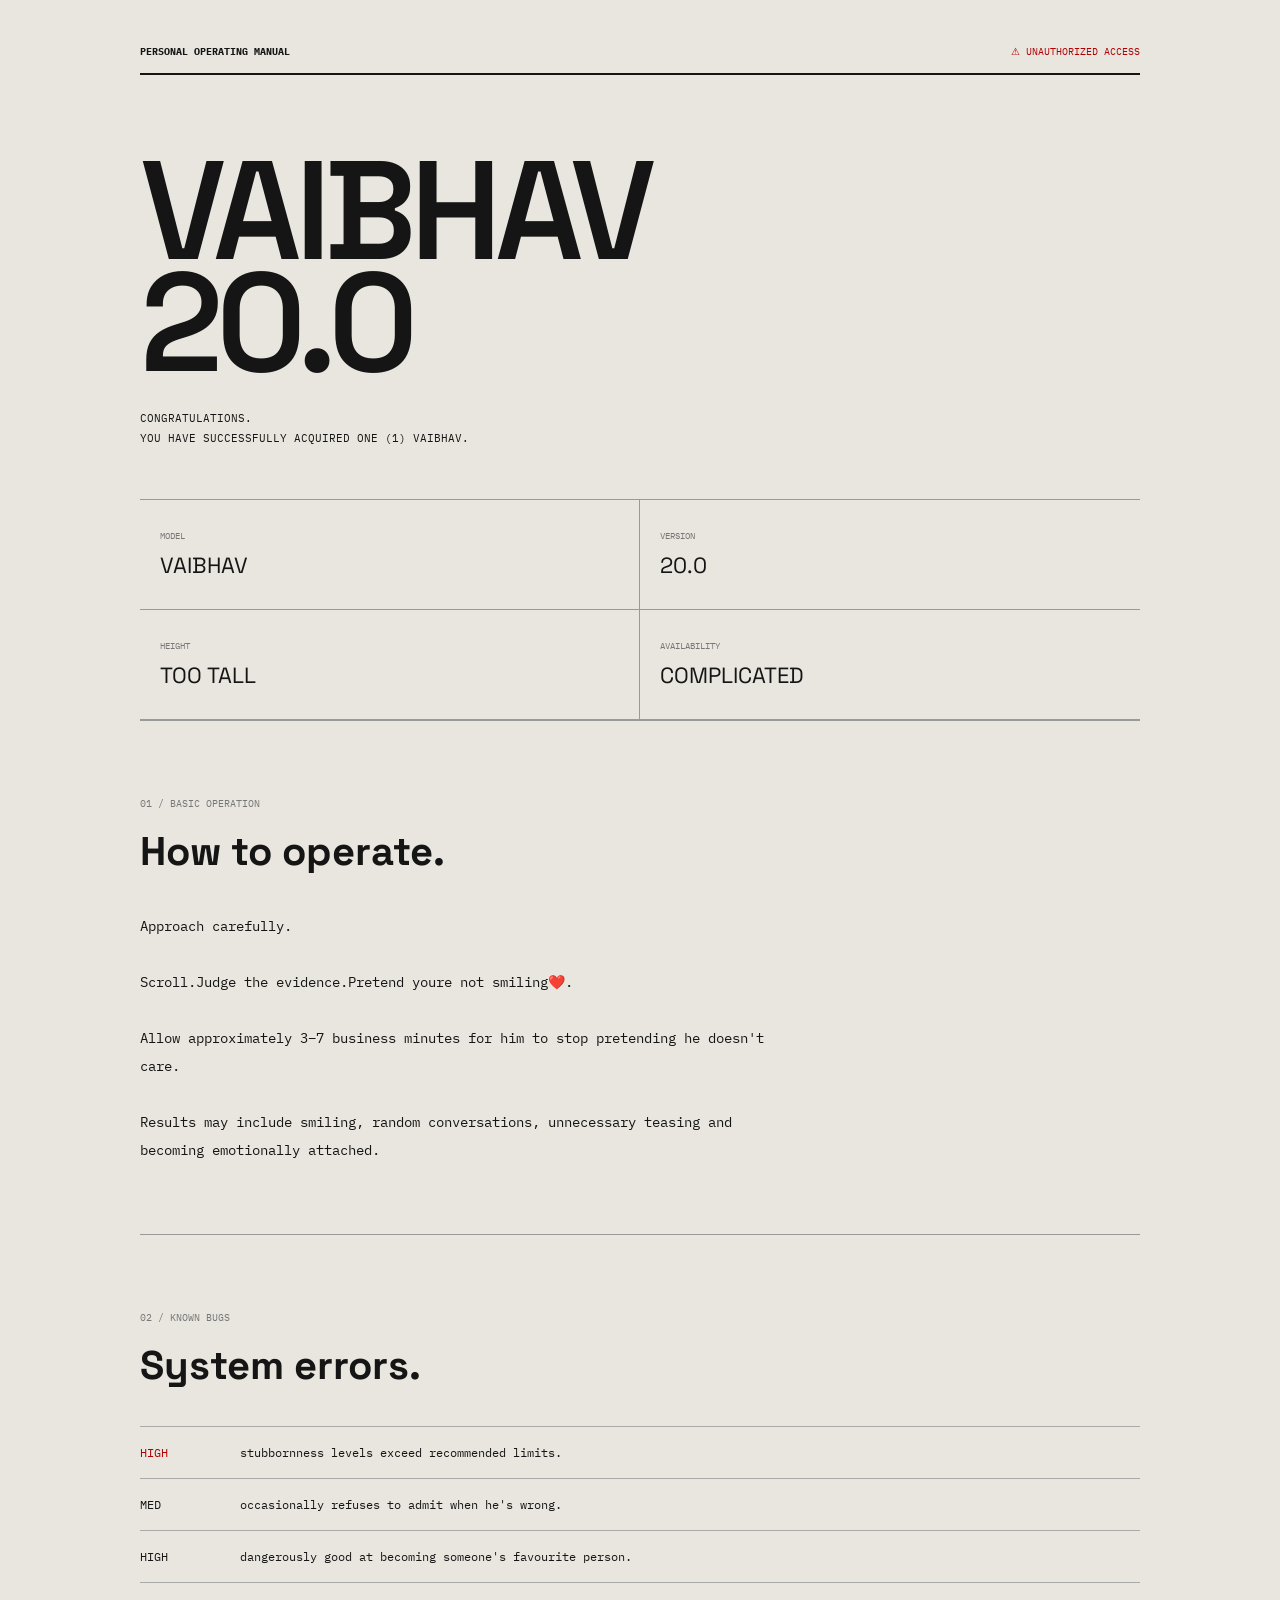
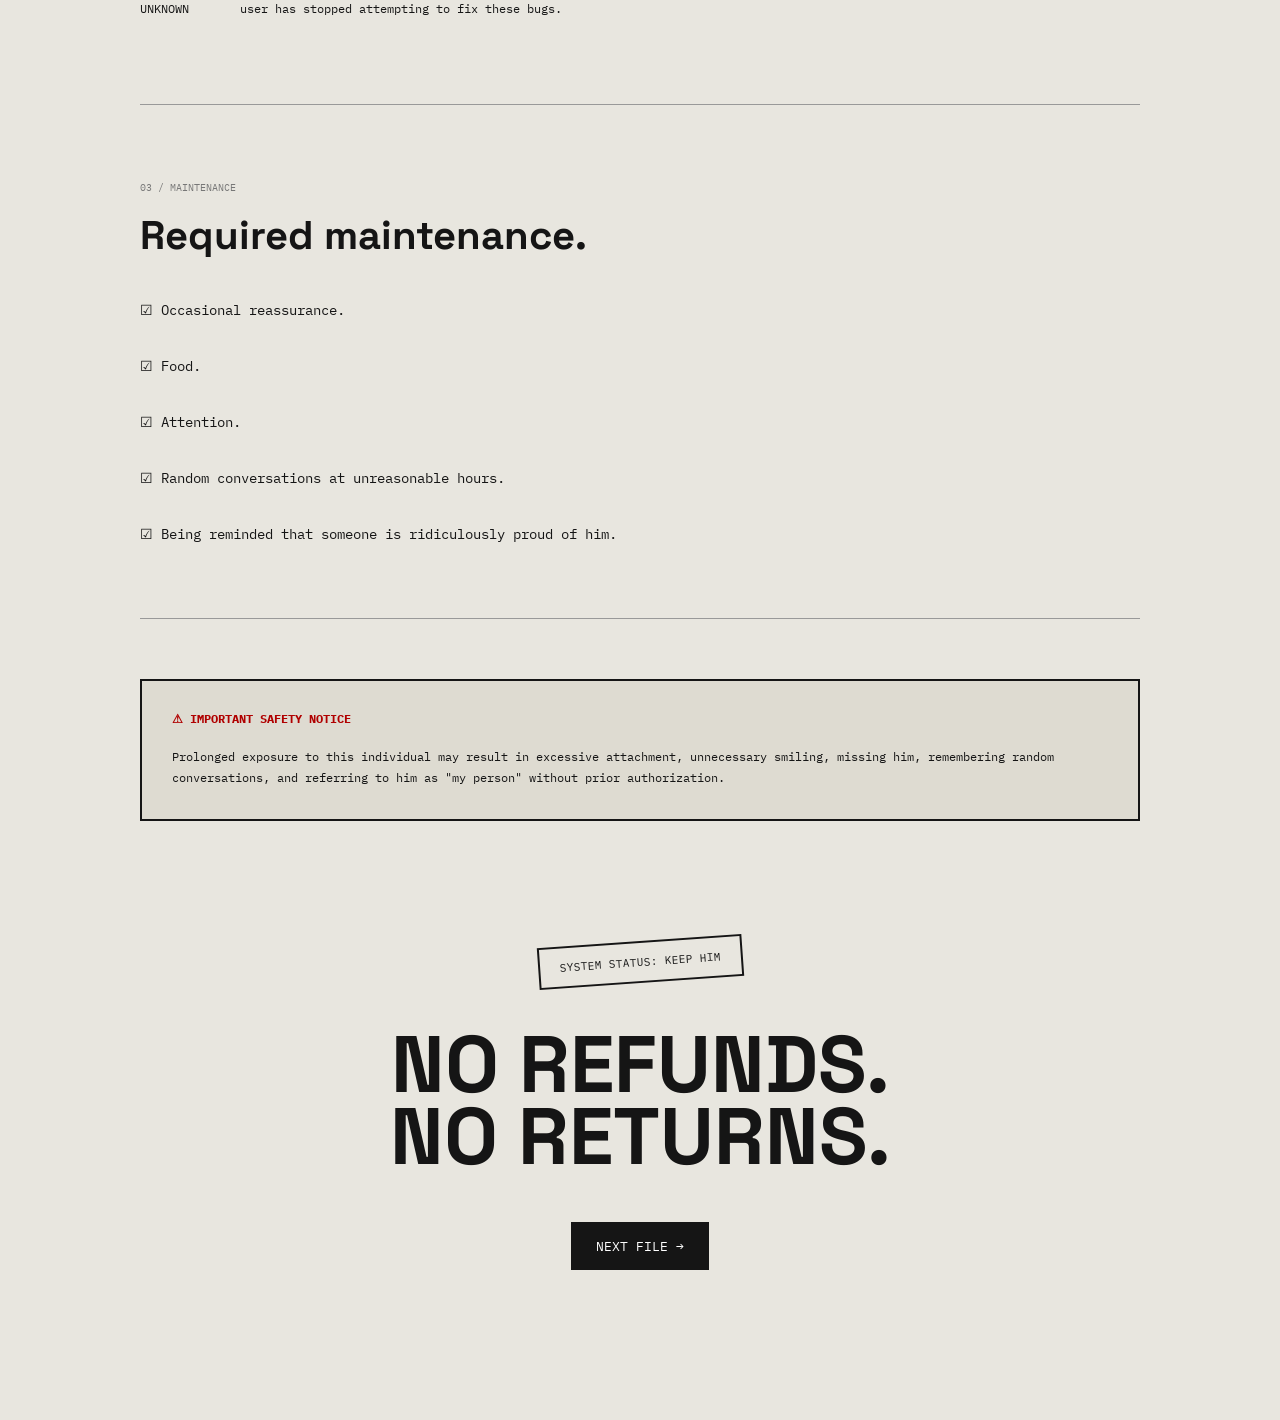
<file: page5.html>
<!DOCTYPE html>
<html lang="en">

<head>

<meta charset="UTF-8">
<meta name="viewport" content="width=device-width, initial-scale=1.0">

<title>VAIBHAV // USER MANUAL</title>

<style>

@import url('https://fonts.googleapis.com/css2?family=IBM+Plex+Mono:wght@400;500&family=Space+Grotesk:wght@400;500;600&display=swap');

* {
    margin: 0;
    padding: 0;
    box-sizing: border-box;
}

body {
    background: #e8e6df;
    color: #151515;
    font-family: 'IBM Plex Mono', monospace;
}

.page {
    width: min(1000px, 90%);
    margin: auto;
    padding: 45px 0 100px;
}

/* HEADER */

.top {
    display: flex;
    justify-content: space-between;
    border-bottom: 2px solid #151515;
    padding-bottom: 15px;
    font-size: 10px;
}

.logo {
    font-weight: bold;
}

.warning {
    color: #b00000;
}

/* TITLE */

.title {
    padding: 80px 0 50px;
    border-bottom: 1px solid #999;
}

.title h1 {
    font-family: 'Space Grotesk', sans-serif;
    font-size: clamp(60px, 13vw, 140px);
    line-height: .8;
    letter-spacing: -7px;
    font-weight: 600;
}

.title p {
    margin-top: 30px;
    font-size: 11px;
    max-width: 500px;
    line-height: 1.8;
}

/* SPECIFICATIONS */

.specs {
    display: grid;
    grid-template-columns: 1fr 1fr;
    border-bottom: 1px solid #999;
}

.spec {
    padding: 30px 20px;
    border-right: 1px solid #999;
    border-bottom: 1px solid #999;
}

.spec:nth-child(even) {
    border-right: none;
}

.label {
    color: #777;
    font-size: 9px;
    display: block;
    margin-bottom: 10px;
}

.value {
    font-family: 'Space Grotesk', sans-serif;
    font-size: 22px;
}

/* SECTIONS */

.section {
    padding: 70px 0;
    border-bottom: 1px solid #999;
}

.section-number {
    font-size: 10px;
    color: #777;
}

.section h2 {
    font-family: 'Space Grotesk', sans-serif;
    font-size: 40px;
    margin: 15px 0 35px;
}

.section p {
    max-width: 650px;
    font-size: 14px;
    line-height: 2;
}

/* BUGS */

.bugs {
    margin-top: 35px;
}

.bug {
    display: grid;
    grid-template-columns: 100px 1fr;
    border-top: 1px solid #aaa;
    padding: 18px 0;
    font-size: 12px;
}

.high {
    color: #b00000;
}

/* WARNING */

.big-warning {
    margin-top: 60px;
    border: 2px solid #151515;
    padding: 30px;
    background: #dedbd1;
}

.big-warning h3 {
    color: #b00000;
    font-size: 12px;
    margin-bottom: 20px;
}

.big-warning p {
    font-size: 12px;
    line-height: 1.8;
}

/* FINAL */

.final {
    text-align: center;
    padding: 120px 0 50px;
}

.final .stamp {
    display: inline-block;
    border: 2px solid #151515;
    padding: 12px 20px;
    transform: rotate(-4deg);
    font-size: 11px;
}

.final h2 {
    font-family: 'Space Grotesk', sans-serif;
    font-size: clamp(40px, 8vw, 80px);
    margin-top: 45px;
    line-height: .9;
}

button {
    margin-top: 50px;
    background: #151515;
    color: white;
    border: none;
    padding: 15px 25px;
    font-family: inherit;
    cursor: pointer;
}

button:hover {
    transform: translateY(-2px);
}

@media(max-width:600px) {

    .specs {
        grid-template-columns: 1fr;
    }

    .spec {
        border-right: none;
    }

    .bug {
        grid-template-columns: 80px 1fr;
    }

}

</style>

</head>


<body>

<div class="page">


    <!-- HEADER -->

    <div class="top">

        <span class="logo">
            PERSONAL OPERATING MANUAL
        </span>

        <span class="warning">
            ⚠ UNAUTHORIZED ACCESS
        </span>

    </div>


    <!-- TITLE -->

    <section class="title">

        <h1>
            VAIBHAV<br>
            20.0
        </h1>

        <p>
            CONGRATULATIONS.<br>
            YOU HAVE SUCCESSFULLY ACQUIRED
            ONE (1) VAIBHAV.
        </p>

    </section>


    <!-- SPECS -->

    <section class="specs">


        <div class="spec">

            <span class="label">
                MODEL
            </span>

            <span class="value">
                VAIBHAV
            </span>

        </div>


        <div class="spec">

            <span class="label">
                VERSION
            </span>

            <span class="value">
                20.0
            </span>

        </div>


        <div class="spec">

            <span class="label">
                HEIGHT
            </span>

            <span class="value">
                TOO TALL
            </span>

        </div>


        <div class="spec">

            <span class="label">
                AVAILABILITY
            </span>

            <span class="value">
                COMPLICATED
            </span>

        </div>


    </section>


    <!-- SECTION 01 -->

    <section class="section">

        <span class="section-number">
            01 / BASIC OPERATION
        </span>

        <h2>
            How to operate.
        </h2>

        <p>

            Approach carefully.<br><br>

            Scroll.Judge the evidence.Pretend youre not smiling❤️.<br><br>

            Allow approximately 3–7 business minutes
            for him to stop pretending he doesn't care.<br><br>

            Results may include smiling,
            random conversations,
            unnecessary teasing and
            becoming emotionally attached.

        </p>

    </section>


    <!-- SECTION 02 -->

    <section class="section">

        <span class="section-number">
            02 / KNOWN BUGS
        </span>

        <h2>
            System errors.
        </h2>


        <div class="bugs">


            <div class="bug">

                <span class="high">
                    HIGH
                </span>

                <span>
                    stubbornness levels exceed recommended limits.
                </span>

            </div>


            <div class="bug">

                <span>
                    MED
                </span>

                <span>
                    occasionally refuses to admit when he's wrong.
                </span>

            </div>


            <div class="bug">

                <span>
                    HIGH
                </span>

                <span>
                    dangerously good at becoming someone's favourite person.
                </span>

            </div>


            <div class="bug">

                <span>
                    UNKNOWN
                </span>

                <span>
                    user has stopped attempting to fix these bugs.
                </span>

            </div>


        </div>

    </section>


    <!-- SECTION 03 -->

    <section class="section">

        <span class="section-number">
            03 / MAINTENANCE
        </span>

        <h2>
            Required maintenance.
        </h2>

        <p>

            ☑ Occasional reassurance.<br><br>

            ☑ Food.<br><br>

            ☑ Attention.<br><br>

            ☑ Random conversations at unreasonable hours.<br><br>

            ☑ Being reminded that someone is ridiculously
            proud of him.

        </p>

    </section>


    <!-- WARNING -->

    <div class="big-warning">

        <h3>
            ⚠ IMPORTANT SAFETY NOTICE
        </h3>

        <p>

            Prolonged exposure to this individual
            may result in excessive attachment,
            unnecessary smiling, missing him,
            remembering random conversations,
            and referring to him as
            "my person" without prior authorization.

        </p>

    </div>


    <!-- FINAL -->

    <section class="final">

        <div class="stamp">
            SYSTEM STATUS: KEEP HIM
        </div>

        <h2>
            NO REFUNDS.<br>
            NO RETURNS.
        </h2>

        <button onclick="location.href='page6.html'">
            NEXT FILE →
        </button>

    </section>


</div>

</body>

</html>
</file>
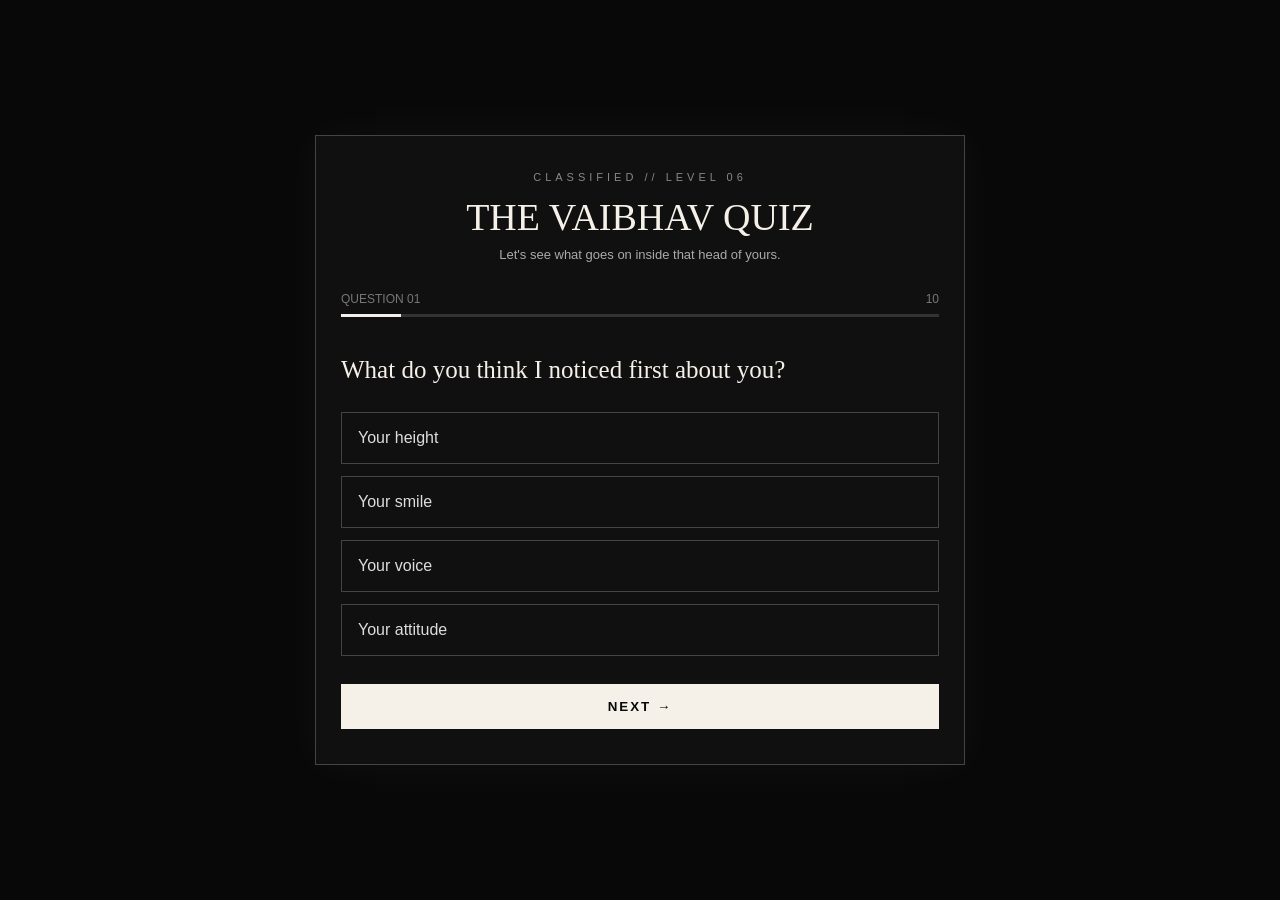
<file: page6.html>
<!DOCTYPE html>
<html lang="en">
<head>
<meta charset="UTF-8">
<meta name="viewport" content="width=device-width, initial-scale=1.0">
<title>The Vaibhav Quiz</title>

<style>
* {
    box-sizing: border-box;
}

body {
    margin: 0;
    min-height: 100vh;
    background: #080808;
    color: #f5f0e8;
    font-family: Arial, sans-serif;
    display: flex;
    justify-content: center;
    align-items: center;
    padding: 25px;
}

.quiz-container {
    width: 100%;
    max-width: 650px;
    border: 1px solid #444;
    padding: 35px 25px;
    background: #101010;
    box-shadow: 0 0 40px rgba(255,255,255,0.04);
}

.top {
    text-align: center;
    margin-bottom: 30px;
}

.small {
    font-size: 11px;
    letter-spacing: 4px;
    color: #888;
}

h1 {
    font-family: Georgia, serif;
    font-size: 38px;
    margin: 12px 0 8px;
    font-weight: normal;
}

.subtitle {
    color: #aaa;
    font-size: 13px;
}

.progress-text {
    display: flex;
    justify-content: space-between;
    color: #777;
    font-size: 12px;
    margin-bottom: 8px;
}

.progress {
    width: 100%;
    height: 3px;
    background: #333;
    margin-bottom: 35px;
}

.progress-bar {
    height: 100%;
    width: 10%;
    background: #f5f0e8;
    transition: width 0.3s;
}

.question {
    font-family: Georgia, serif;
    font-size: 25px;
    line-height: 1.4;
    margin-bottom: 25px;
}

.options {
    display: flex;
    flex-direction: column;
    gap: 12px;
}

.option {
    border: 1px solid #444;
    padding: 16px;
    cursor: pointer;
    transition: 0.2s;
    color: #ddd;
}

.option:hover {
    border-color: #aaa;
    background: #181818;
}

.option.selected {
    border-color: #f5f0e8;
    background: #f5f0e8;
    color: #080808;
}

.next-btn {
    width: 100%;
    margin-top: 28px;
    padding: 15px;
    border: none;
    background: #f5f0e8;
    color: #080808;
    font-weight: bold;
    cursor: pointer;
    letter-spacing: 2px;
}

.next-btn:hover {
    background: white;
}

.result {
    display: none;
    text-align: center;
}

.result h2 {
    font-family: Georgia, serif;
    font-size: 34px;
    font-weight: normal;
}

.result-message {
    color: #aaa;
    line-height: 1.7;
    margin: 20px 0 30px;
}

.answers {
    text-align: left;
    margin-top: 25px;
}

.answer-box {
    border-bottom: 1px solid #333;
    padding: 14px 0;
}

.answer-question {
    color: #777;
    font-size: 12px;
    margin-bottom: 5px;
}

.answer-choice {
    color: #f5f0e8;
}

.final-btn {
    display: inline-block;
    margin-top: 30px;
    padding: 15px 25px;
    background: #f5f0e8;
    color: #080808;
    text-decoration: none;
    font-weight: bold;
    letter-spacing: 1px;
}

@media(max-width: 500px) {
    h1 {
        font-size: 30px;
    }

    .question {
        font-size: 21px;
    }

    .quiz-container {
        padding: 28px 18px;
    }
}
</style>
</head>

<body>

<div class="quiz-container">

    <div id="quiz">

        <div class="top">
            <div class="small">CLASSIFIED // LEVEL 06</div>
            <h1>THE VAIBHAV QUIZ</h1>
            <div class="subtitle">
                Let's see what goes on inside that head of yours.
            </div>
        </div>

        <div class="progress-text">
            <span id="questionNumber">QUESTION 01</span>
            <span>10</span>
        </div>

        <div class="progress">
            <div class="progress-bar" id="progressBar"></div>
        </div>

        <div class="question" id="question"></div>

        <div class="options" id="options"></div>

        <button class="next-btn" onclick="nextQuestion()">
            NEXT →
        </button>

    </div>

    <div class="result" id="result">

        <div class="small">FILE COMPLETE</div>

        <h2>So... THAT'S what you think? 👀</h2>

        <div class="result-message">
            Your answers have officially been recorded.<br>
            No judgement. Probably.
        </div>

        <div class="answers" id="answers"></div>

        <a href="page7.html" class="final-btn">
            CONTINUE THE FILE →
        </a>

    </div>

</div>


<script>

const questions = [

{
    question: "What do you think I noticed first about you?",
    options: [
        "Your height",
        "Your smile",
        "Your voice",
        "Your attitude"
    ]
},

{
    question: "What do you think is my favourite thing about you?",
    options: [
        "Your personality",
        "Your smile",
        "The way you care",
        "Honestly... everything"
    ]
},

{
    question: "If we had one completely free day together, what would I choose?",
    options: [
        "A cute café date",
        "A long drive",
        "Exploring somewhere new",
        "Just staying together all day"
    ]
},

{
    question: "What do you think makes me miss you the most?",
    options: [
        "Our conversations",
        "Your presence",
        "Our memories",
        "Random little things"
    ]
},

{
    question: "Which one sounds most like something I'd do?",
    options: [
        "Send you a random paragraph",
        "Make a cute surprise",
        "Take approximately 500 photos",
        "All of the above"
    ]
},

{
    question: "What do you think is our most underrated thing?",
    options: [
        "Our conversations",
        "Our inside jokes",
        "The comfortable silence",
        "The little moments"
    ]
},

{
    question: "If I could teleport us anywhere right now, where would I take you?",
    options: [
        "Mountains",
        "Beach",
        "A random city",
        "Somewhere nobody knows us"
    ]
},

{
    question: "What do you think I secretly love the most?",
    options: [
        "When you remember small things",
        "When you make me laugh",
        "When you give me attention",
        "When you randomly show you care"
    ]
},

{
    question: "What do you think I would choose?",
    options: [
        "A handwritten letter",
        "A surprise date",
        "A thousand photos together",
        "One perfect memory"
    ]
},

{
    question: "And finally... what do you think you are to me?",
    options: [
        "Someone important",
        "My favourite person",
        "My biggest headache",
        "You already know the answer ❤️"
    ]

}
];

let currentQuestion = 0;
let selectedAnswers = [];

function loadQuestion() {

    const q = questions[currentQuestion];

    document.getElementById("questionNumber").innerText =
        "QUESTION " + String(currentQuestion + 1).padStart(2, "0");

    document.getElementById("progressBar").style.width =
        ((currentQuestion + 1) / questions.length * 100) + "%";

    document.getElementById("question").innerText = q.question;

    const optionsDiv = document.getElementById("options");
    optionsDiv.innerHTML = "";

    q.options.forEach((option, index) => {

        const div = document.createElement("div");

        div.className = "option";
        div.innerText = option;

        div.onclick = function() {

            document.querySelectorAll(".option").forEach(el => {
                el.classList.remove("selected");
            });

            div.classList.add("selected");

            selectedAnswers[currentQuestion] = option;
        };

        optionsDiv.appendChild(div);
    });
}

function nextQuestion() {

    if (!selectedAnswers[currentQuestion]) {
        alert("Choose an answer first 👀");
        return;
    }

    if (currentQuestion < questions.length - 1) {

        currentQuestion++;
        loadQuestion();

    } else {

        showResults();

    }
}

function showResults() {

    document.getElementById("quiz").style.display = "none";
    document.getElementById("result").style.display = "block";

    const answersDiv = document.getElementById("answers");

    selectedAnswers.forEach((answer, index) => {

        const box = document.createElement("div");
        box.className = "answer-box";

        box.innerHTML = `
            <div class="answer-question">
                QUESTION ${String(index + 1).padStart(2, "0")}
            </div>

            <div class="answer-choice">
                ${answer}
            </div>
        `;

        answersDiv.appendChild(box);
    });
}

loadQuestion();

</script>

</body>
</html>
</file>
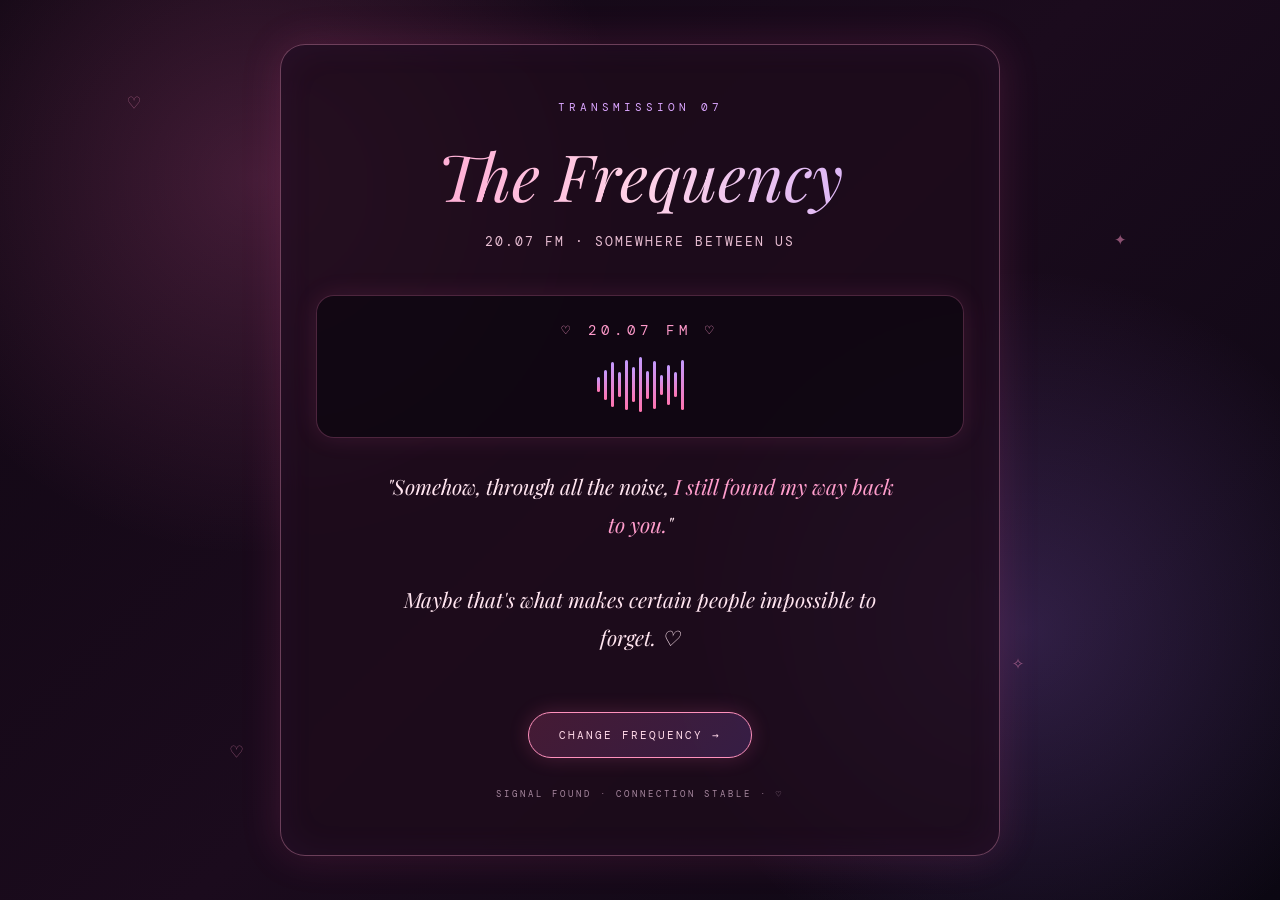
<file: page7.html>
<!DOCTYPE html>
<html lang="en">
<head>
<meta charset="UTF-8">
<meta name="viewport" content="width=device-width, initial-scale=1.0">

<title>The Frequency ♡</title>

<style>
@import url('https://fonts.googleapis.com/css2?family=DM+Mono&family=Playfair+Display:ital,wght@0,400;0,500;1,400&display=swap');

* {
    margin: 0;
    padding: 0;
    box-sizing: border-box;
}

body {
    min-height: 100vh;
    background:
        radial-gradient(circle at 20% 20%, rgba(255, 105, 180, 0.20), transparent 30%),
        radial-gradient(circle at 80% 70%, rgba(170, 120, 255, 0.20), transparent 30%),
        linear-gradient(135deg, #100713, #1b0b1d, #0b0712);

    color: #ffeaf4;
    font-family: 'DM Mono', monospace;

    display: flex;
    justify-content: center;
    align-items: center;

    overflow-x: hidden;
}

/* FLOATING HEARTS */

.heart {
    position: fixed;
    color: rgba(255, 150, 200, 0.5);
    font-size: 20px;
    animation: float 7s infinite ease-in-out;
    pointer-events: none;
}

.h1 { top: 10%; left: 10%; }
.h2 { top: 25%; right: 12%; animation-delay: 2s; }
.h3 { bottom: 15%; left: 18%; animation-delay: 4s; }
.h4 { bottom: 25%; right: 20%; animation-delay: 1s; }

@keyframes float {
    0%,100% {
        transform: translateY(0) rotate(0deg);
        opacity: .3;
    }

    50% {
        transform: translateY(-25px) rotate(10deg);
        opacity: .8;
    }
}

/* MAIN CARD */

.container {
    width: 90%;
    max-width: 720px;

    padding: 55px 35px;

    text-align: center;

    background: rgba(30, 12, 28, 0.78);

    border: 1px solid rgba(255, 160, 205, 0.35);

    border-radius: 25px;

    box-shadow:
        0 0 40px rgba(255, 80, 160, 0.15),
        inset 0 0 40px rgba(180, 100, 255, 0.05);

    backdrop-filter: blur(12px);

    position: relative;
}

/* TOP */

.small {
    font-size: 11px;
    letter-spacing: 4px;
    color: #dba6ff;
    margin-bottom: 18px;
}

h1 {
    font-family: 'Playfair Display', serif;
    font-size: clamp(38px, 8vw, 65px);
    font-weight: 400;
    font-style: italic;

    background: linear-gradient(
        90deg,
        #ff9acb,
        #ffd2e7,
        #c9a7ff
    );

    -webkit-background-clip: text;
    -webkit-text-fill-color: transparent;

    margin-bottom: 15px;
}

.subtitle {
    color: #e9bfd4;
    font-size: 13px;
    letter-spacing: 2px;
}

/* RADIO */

.radio {
    margin: 45px auto 30px;

    padding: 25px;

    border-radius: 18px;

    background: rgba(10, 5, 15, 0.65);

    border: 1px solid rgba(255, 130, 190, 0.25);

    box-shadow:
        0 0 25px rgba(255, 100, 180, 0.12);
}

.frequency {
    color: #ff9acb;
    font-size: 14px;
    letter-spacing: 5px;
    margin-bottom: 18px;
}

.wave {
    height: 55px;

    display: flex;
    justify-content: center;
    align-items: center;
    gap: 4px;
}

.wave span {
    width: 3px;

    background: linear-gradient(
        to top,
        #ff73ae,
        #c49aff
    );

    border-radius: 10px;

    animation: pulse 1s infinite ease-in-out;
}

.wave span:nth-child(1) { height: 15px; animation-delay: .1s; }
.wave span:nth-child(2) { height: 30px; animation-delay: .2s; }
.wave span:nth-child(3) { height: 45px; animation-delay: .3s; }
.wave span:nth-child(4) { height: 25px; animation-delay: .4s; }
.wave span:nth-child(5) { height: 50px; animation-delay: .5s; }
.wave span:nth-child(6) { height: 35px; animation-delay: .6s; }
.wave span:nth-child(7) { height: 55px; animation-delay: .7s; }
.wave span:nth-child(8) { height: 28px; animation-delay: .8s; }
.wave span:nth-child(9) { height: 48px; animation-delay: .9s; }
.wave span:nth-child(10) { height: 20px; animation-delay: 1s; }
.wave span:nth-child(11) { height: 40px; animation-delay: 1.1s; }
.wave span:nth-child(12) { height: 25px; animation-delay: 1.2s; }
.wave span:nth-child(13) { height: 50px; animation-delay: 1.3s; }

@keyframes pulse {
    0%,100% {
        transform: scaleY(.6);
        opacity: .6;
    }

    50% {
        transform: scaleY(1.2);
        opacity: 1;
    }
}

/* MESSAGE */

.message {
    margin: 30px auto;

    max-width: 520px;

    font-family: 'Playfair Display', serif;

    font-size: 21px;

    line-height: 1.8;

    font-style: italic;

    color: #ffe4ef;
}

.message span {
    color: #ff9dcc;
}

/* BUTTON */

.next-btn {
    display: inline-block;

    margin-top: 25px;

    padding: 15px 30px;

    border-radius: 30px;

    border: 1px solid #ff91bd;

    background: linear-gradient(
        135deg,
        rgba(255, 100, 170, .18),
        rgba(170, 110, 255, .18)
    );

    color: #ffd9e9;

    text-decoration: none;

    font-size: 11px;

    letter-spacing: 2px;

    transition: .3s;

    box-shadow:
        0 0 20px rgba(255, 100, 170, .2);
}

.next-btn:hover {
    transform: scale(1.06);

    background: rgba(255, 120, 180, .3);

    box-shadow:
        0 0 35px rgba(255, 100, 180, .5);
}

/* BOTTOM */

.footer {
    margin-top: 30px;

    font-size: 9px;

    letter-spacing: 3px;

    color: #a889a0;
}

@media(max-width:600px) {

    .container {
        padding: 40px 20px;
    }

    .message {
        font-size: 18px;
    }

    .frequency {
        letter-spacing: 3px;
    }
}
</style>
</head>

<body>

<div class="heart h1">♡</div>
<div class="heart h2">✦</div>
<div class="heart h3">♡</div>
<div class="heart h4">✧</div>

<div class="container">

    <div class="small">
        TRANSMISSION 07
    </div>

    <h1>The Frequency</h1>

    <div class="subtitle">
        20.07 FM · SOMEWHERE BETWEEN US
    </div>

    <div class="radio">

        <div class="frequency">
            ♡ 20.07 FM ♡
        </div>

        <div class="wave">
            <span></span>
            <span></span>
            <span></span>
            <span></span>
            <span></span>
            <span></span>
            <span></span>
            <span></span>
            <span></span>
            <span></span>
            <span></span>
            <span></span>
            <span></span>
        </div>

    </div>

    <div class="message">

        "Somehow, through all the noise,
        <span>I still found my way back to you.</span>"

        <br><br>

        Maybe that's what makes certain people
        impossible to forget. ♡

    </div>

    <a href="./page8.html" class="next-btn">
        CHANGE FREQUENCY →
    </a>

    <div class="footer">
        SIGNAL FOUND · CONNECTION STABLE · ♡
    </div>

</div>

</body>
</html>
</file>
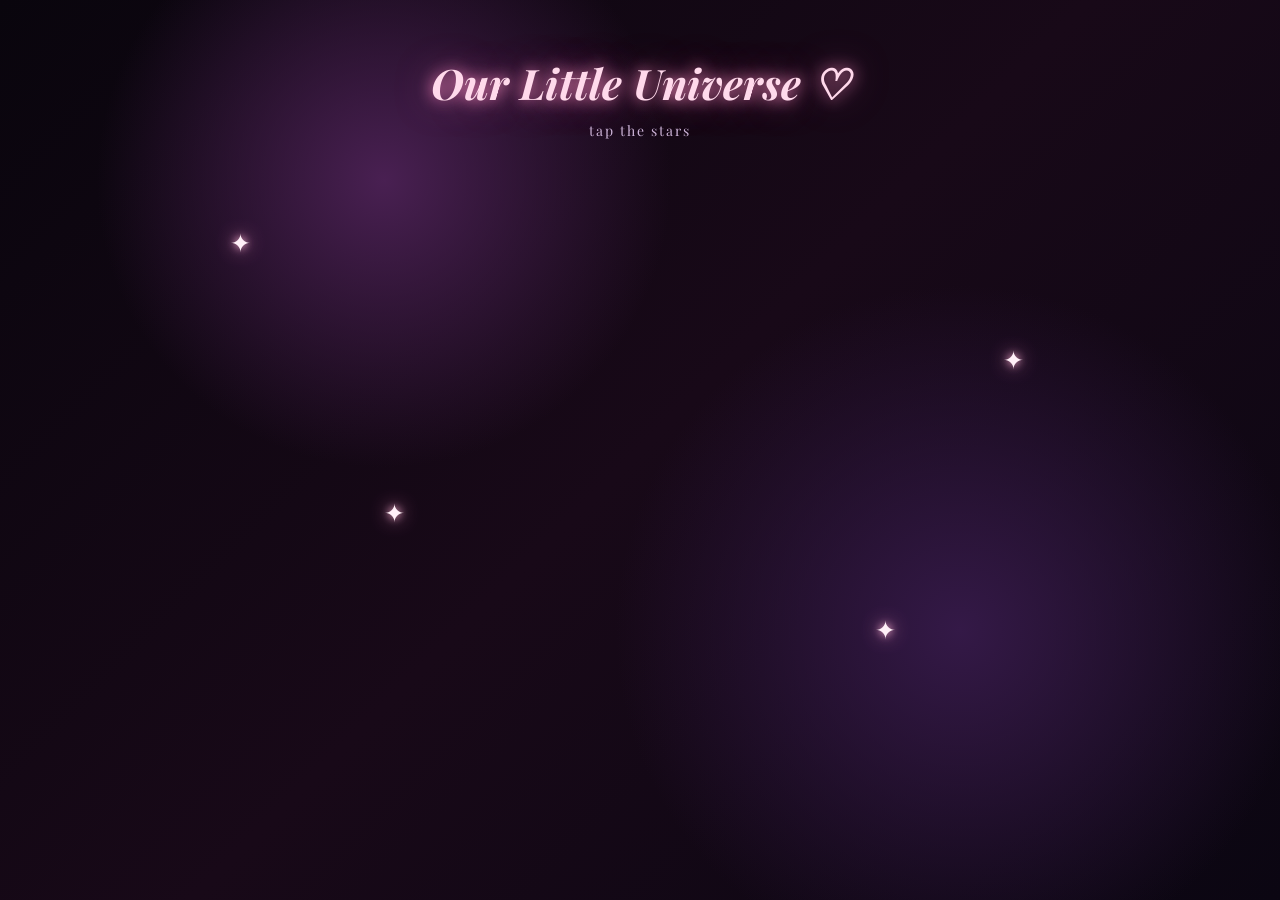
<file: page8.html>
<!DOCTYPE html>
<html lang="en">
<head>

<meta charset="UTF-8">
<meta name="viewport" content="width=device-width, initial-scale=1.0">

<title>Our Little Universe ♡</title>

<style>

@import url('https://fonts.googleapis.com/css2?family=Playfair+Display:ital,wght@0,400;0,500;1,400&display=swap');

* {
    margin: 0;
    padding: 0;
    box-sizing: border-box;
}

body {

    min-height: 100vh;

    background:
        radial-gradient(circle at 30% 20%, #492052 0%, transparent 25%),
        radial-gradient(circle at 75% 70%, #341947 0%, transparent 30%),
        linear-gradient(135deg, #09050d, #180918, #0b0612);

    color: white;

    overflow: hidden;

    font-family: 'Playfair Display', serif;

}

.title {

    text-align: center;

    padding-top: 55px;

    font-size: 42px;

    font-style: italic;

    color: #ffd9eb;

    text-shadow:
        0 0 15px #ff8fc4,
        0 0 35px rgba(255,120,190,.5);

}

.subtitle {

    text-align: center;

    margin-top: 10px;

    color: #cdb4d8;

    font-size: 14px;

    letter-spacing: 2px;

}

/* STARS */

.star {

    position: absolute;

    color: #fff0f8;

    font-size: 25px;

    cursor: pointer;

    transition: .3s;

    animation: twinkle 2s infinite alternate;

    text-shadow:
        0 0 8px #ffb4d7,
        0 0 20px #ff8fc4;

}

.star:hover {

    transform: scale(1.6);

    color: #ffb5d8;

}

.s1 { top: 25%; left: 18%; }
.s2 { top: 38%; right: 20%; }
.s3 { top: 55%; left: 30%; }
.s4 { top: 68%; right: 30%; }

@keyframes twinkle {

    from {
        opacity: .4;
    }

    to {
        opacity: 1;
    }

}

/* MESSAGE */

.message {

    position: fixed;

    left: 50%;
    bottom: 14%;

    transform: translateX(-50%);

    width: 80%;
    max-width: 500px;

    text-align: center;

    font-size: 20px;

    line-height: 1.7;

    font-style: italic;

    color: #ffe6f1;

    opacity: 0;

    transition: .5s;

}

.message.show {

    opacity: 1;

}

/* NEXT */

.next {

    position: fixed;

    bottom: 35px;

    left: 0;

    right: 0;

    text-align: center;

    opacity: 0;

    pointer-events: none;

    transition: .5s;

}

.next.show {

    opacity: 1;

    pointer-events: auto;

}

.next a {

    display: inline-block;

    padding: 14px 28px;

    border: 1px solid #ff9bc7;

    border-radius: 30px;

    color: #ffdceb;

    text-decoration: none;

    font-size: 11px;

    letter-spacing: 2px;

    background: rgba(255,100,170,.1);

    box-shadow: 0 0 20px rgba(255,100,170,.2);

}

</style>

</head>

<body>

<h1 class="title">
    Our Little Universe ♡
</h1>

<div class="subtitle">
    tap the stars
</div>

<div class="star s1" onclick="showMessage(1)">✦</div>
<div class="star s2" onclick="showMessage(2)">✦</div>
<div class="star s3" onclick="showMessage(3)">✦</div>
<div class="star s4" onclick="showMessage(4)">✦</div>

<div id="message" class="message"></div>

<div class="next" id="next">

    <a href="./page9.html">
        THE NEXT MEMORY →
    </a>

</div>

<script>

let clicked = 0;

const messages = {

    1: "I still remember the little things. ♡",

    2: "You made ordinary days feel different.",

    3: "I miss our stupid little conversations.",

    4: "You were never just another person to me. ♡"

};

function showMessage(number) {

    document.getElementById("message").innerText =
        messages[number];

    document.getElementById("message")
        .classList.add("show");

    clicked++;

    if (clicked >= 4) {

        document.getElementById("next")
            .classList.add("show");

    }

}

</script>

</body>
</html>
</file>
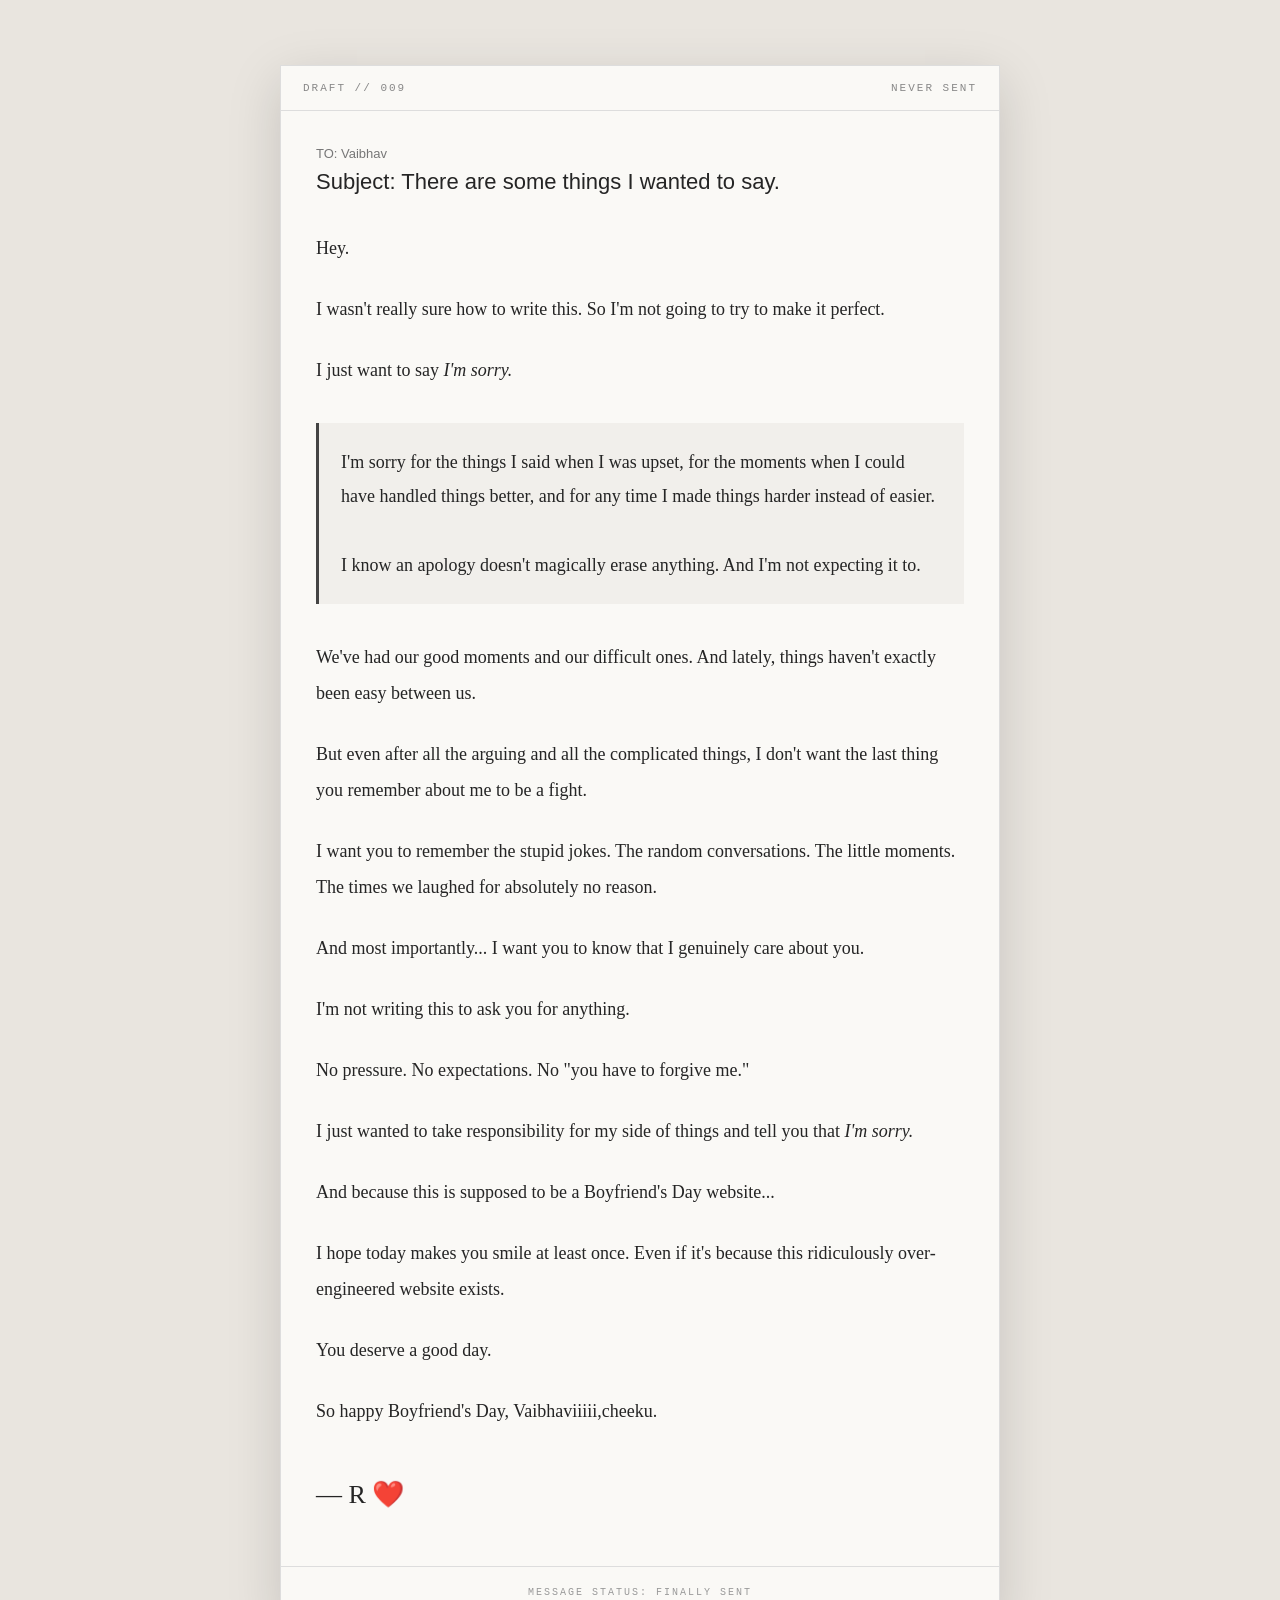
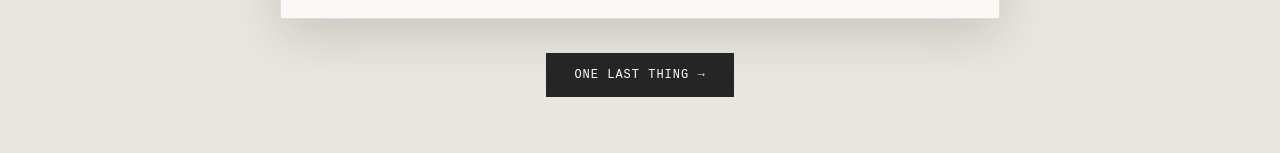
<file: page9.html>
<!DOCTYPE html>
<html lang="en">

<head>
<meta charset="UTF-8">
<meta name="viewport" content="width=device-width, initial-scale=1.0">

<title>The Unsent Message</title>

<style>

* {
    box-sizing: border-box;
}

body {
    margin: 0;
    min-height: 100vh;
    background: #e9e5df;
    color: #252525;
    font-family: Arial, sans-serif;
    padding: 25px;
}

/* PAPER */

.paper {
    max-width: 720px;
    margin: 40px auto;
    background: #faf9f6;
    box-shadow: 0 15px 50px rgba(0,0,0,.15);
    border: 1px solid #ddd;
}

/* TOP BAR */

.top {
    padding: 16px 22px;
    border-bottom: 1px solid #ddd;
    color: #888;
    font-family: monospace;
    font-size: 11px;
    letter-spacing: 2px;

    display: flex;
    justify-content: space-between;
}

/* EMAIL */

.email {
    padding: 35px 35px 45px;
}

.to {
    color: #777;
    font-size: 13px;
    margin-bottom: 8px;
}

.subject {
    font-size: 22px;
    margin-bottom: 35px;
}

/* MESSAGE */

.message {
    font-family: Georgia, serif;
    font-size: 18px;
    line-height: 2;
}

.message p {
    margin-bottom: 25px;
}

.highlight {
    font-style: italic;
}

/* APOLOGY */

.apology {
    margin: 35px 0;
    padding: 22px;
    border-left: 3px solid #444;
    background: #f1efeb;
    font-family: Georgia, serif;
    line-height: 1.9;
}

/* SIGNATURE */

.signature {
    margin-top: 40px;
    font-family: cursive;
    font-size: 26px;
}

/* FOOTER */

.footer {
    text-align: center;
    padding: 20px;
    border-top: 1px solid #ddd;
    color: #999;
    font-family: monospace;
    font-size: 10px;
    letter-spacing: 2px;
}

/* BUTTON */

.next {
    text-align: center;
    margin: 45px 0;
}

.next a {
    text-decoration: none;
    background: #252525;
    color: white;
    padding: 15px 28px;
    font-family: monospace;
    font-size: 12px;
    letter-spacing: 1px;
}

.next a:hover {
    background: #444;
}

@media(max-width:600px) {

    body {
        padding: 12px;
    }

    .paper {
        margin: 15px auto;
    }

    .email {
        padding: 25px 22px 35px;
    }

    .message {
        font-size: 16px;
        line-height: 1.9;
    }

}

</style>

</head>


<body>


<div class="paper">

    <!-- TOP -->

    <div class="top">

        <span>DRAFT // 009</span>

        <span>NEVER SENT</span>

    </div>


    <!-- EMAIL -->

    <div class="email">

        <div class="to">
            TO: Vaibhav
        </div>

        <div class="subject">
            Subject: There are some things I wanted to say.
        </div>


        <div class="message">

            <p>
                Hey.
            </p>


            <p>
                I wasn't really sure how to write this.
                So I'm not going to try to make it perfect.
            </p>


            <p>
                I just want to say <span class="highlight">I'm sorry.</span>
            </p>


            <div class="apology">

                I'm sorry for the things I said when I was
                upset, for the moments when I could have
                handled things better, and for any time I
                made things harder instead of easier.

                <br><br>

                I know an apology doesn't magically erase
                anything. And I'm not expecting it to.

            </div>


            <p>
                We've had our good moments and our difficult
                ones. And lately, things haven't exactly been
                easy between us.
            </p>


            <p>
                But even after all the arguing and all the
                complicated things, I don't want the last
                thing you remember about me to be a fight.
            </p>


            <p>
                I want you to remember the stupid jokes.
                The random conversations.
                The little moments.
                The times we laughed for absolutely no reason.
            </p>


            <p>
                And most importantly...
                I want you to know that I genuinely care
                about you.
            </p>


            <p>
                I'm not writing this to ask you for anything.
            </p>


            <p>
                No pressure.
                No expectations.
                No "you have to forgive me."
            </p>


            <p>
                I just wanted to take responsibility for
                my side of things and tell you that
                <span class="highlight">I'm sorry.</span>
            </p>


            <p>
                And because this is supposed to be a
                Boyfriend's Day website...
            </p>


            <p>
                I hope today makes you smile at least once.
                Even if it's because this ridiculously
                over-engineered website exists.
            </p>


            <p>
                You deserve a good day.
            </p>


            <p>
                So happy Boyfriend's Day, Vaibhaviiiii,cheeku.
            </p>


            <div class="signature">
                — R ❤️
            </div>

        </div>

    </div>


    <div class="footer">

        MESSAGE STATUS: FINALLY SENT

    </div>

</div>


<div class="next">

    <a href="page10.html">
        ONE LAST THING →
    </a>

</div>


</body>

</html>
</file>
<file: style.css>
@import url('https://fonts.googleapis.com/css2?family=Share+Tech+Mono&display=swap');

* {
    margin: 0;
    padding: 0;
    box-sizing: border-box;
}

body {
    background: #050505;
    color: #d7d7d7;
    font-family: 'Share Tech Mono', monospace;
    min-height: 100vh;
    overflow: hidden;
}

/* CRT scanline effect */

.scanlines {
    position: fixed;
    inset: 0;
    pointer-events: none;
    background: repeating-linear-gradient(
        to bottom,
        transparent 0px,
        transparent 3px,
        rgba(255,255,255,0.025) 4px
    );
    z-index: 10;
}

/* Main terminal */

.terminal {
    min-height: 100vh;
    display: flex;
    flex-direction: column;
    border: 1px solid #292929;
}

/* Top bar */

.top-bar {
    height: 45px;
    border-bottom: 1px solid #292929;
    display: flex;
    justify-content: space-between;
    align-items: center;
    padding: 0 25px;
    font-size: 12px;
    color: #777;
}

.top-bar span:last-child {
    color: #777;
}

/* Content */

.content {
    width: min(850px, 90%);
    margin: auto;
    text-align: center;
}

.small {
    color: #666;
    font-size: 13px;
    letter-spacing: 4px;
    margin-bottom: 20px;
}

.loading {
    display: flex;
    justify-content: center;
    gap: 5px;
    margin-bottom: 55px;
}

.loading span {
    width: 8px;
    height: 8px;
    background: #aaa;
    animation: blink 1.2s infinite;
}

.loading span:nth-child(2) { animation-delay: .1s; }
.loading span:nth-child(3) { animation-delay: .2s; }
.loading span:nth-child(4) { animation-delay: .3s; }
.loading span:nth-child(5) { animation-delay: .4s; }
.loading span:nth-child(6) { animation-delay: .5s; }
.loading span:nth-child(7) { animation-delay: .6s; }
.loading span:nth-child(8) { animation-delay: .7s; }

@keyframes blink {
    0%, 100% {
        opacity: .2;
    }

    50% {
        opacity: 1;
    }
}

.system-text {
    font-size: 13px;
    color: #666;
    letter-spacing: 3px;
    margin-bottom: 25px;
}

/* Identity */

.identity p {
    font-size: 14px;
    color: #777;
    letter-spacing: 3px;
}

.identity h1 {
    font-size: clamp(55px, 12vw, 120px);
    letter-spacing: 15px;
    margin: 12px 0 20px;
    font-weight: 400;
    color: #e8e8e8;
}

.cursor {
    animation: cursorBlink .8s infinite;
}

@keyframes cursorBlink {
    50% {
        opacity: 0;
    }
}

.verified {
    color: #aaa !important;
    font-size: 12px !important;
}

/* Message */

.message {
    margin: 55px auto 35px;
    line-height: 2;
}

.message p:first-child {
    font-size: 18px;
    color: #bbb;
}

.warning {
    font-size: 11px;
    color: #555;
    margin-top: 10px;
}

/* Button */

button {
    background: transparent;
    color: #ddd;
    border: 1px solid #555;
    padding: 14px 35px;
    font-family: inherit;
    letter-spacing: 2px;
    cursor: pointer;
    transition: .3s;
}

button:hover {
    background: #ddd;
    color: #050505;
    box-shadow: 0 0 25px rgba(255,255,255,.15);
}

/* Bottom */

.bottom-text {
    margin-top: 45px;
    font-size: 9px;
    line-height: 1.8;
    color: #444;
    letter-spacing: 2px;
}

/* Mobile */

@media (max-width: 600px) {

    .top-bar {
        padding: 0 12px;
        font-size: 9px;
    }

    .identity h1 {
        letter-spacing: 7px;
    }

    .message {
        margin-top: 40px;
    }

}
</file>
